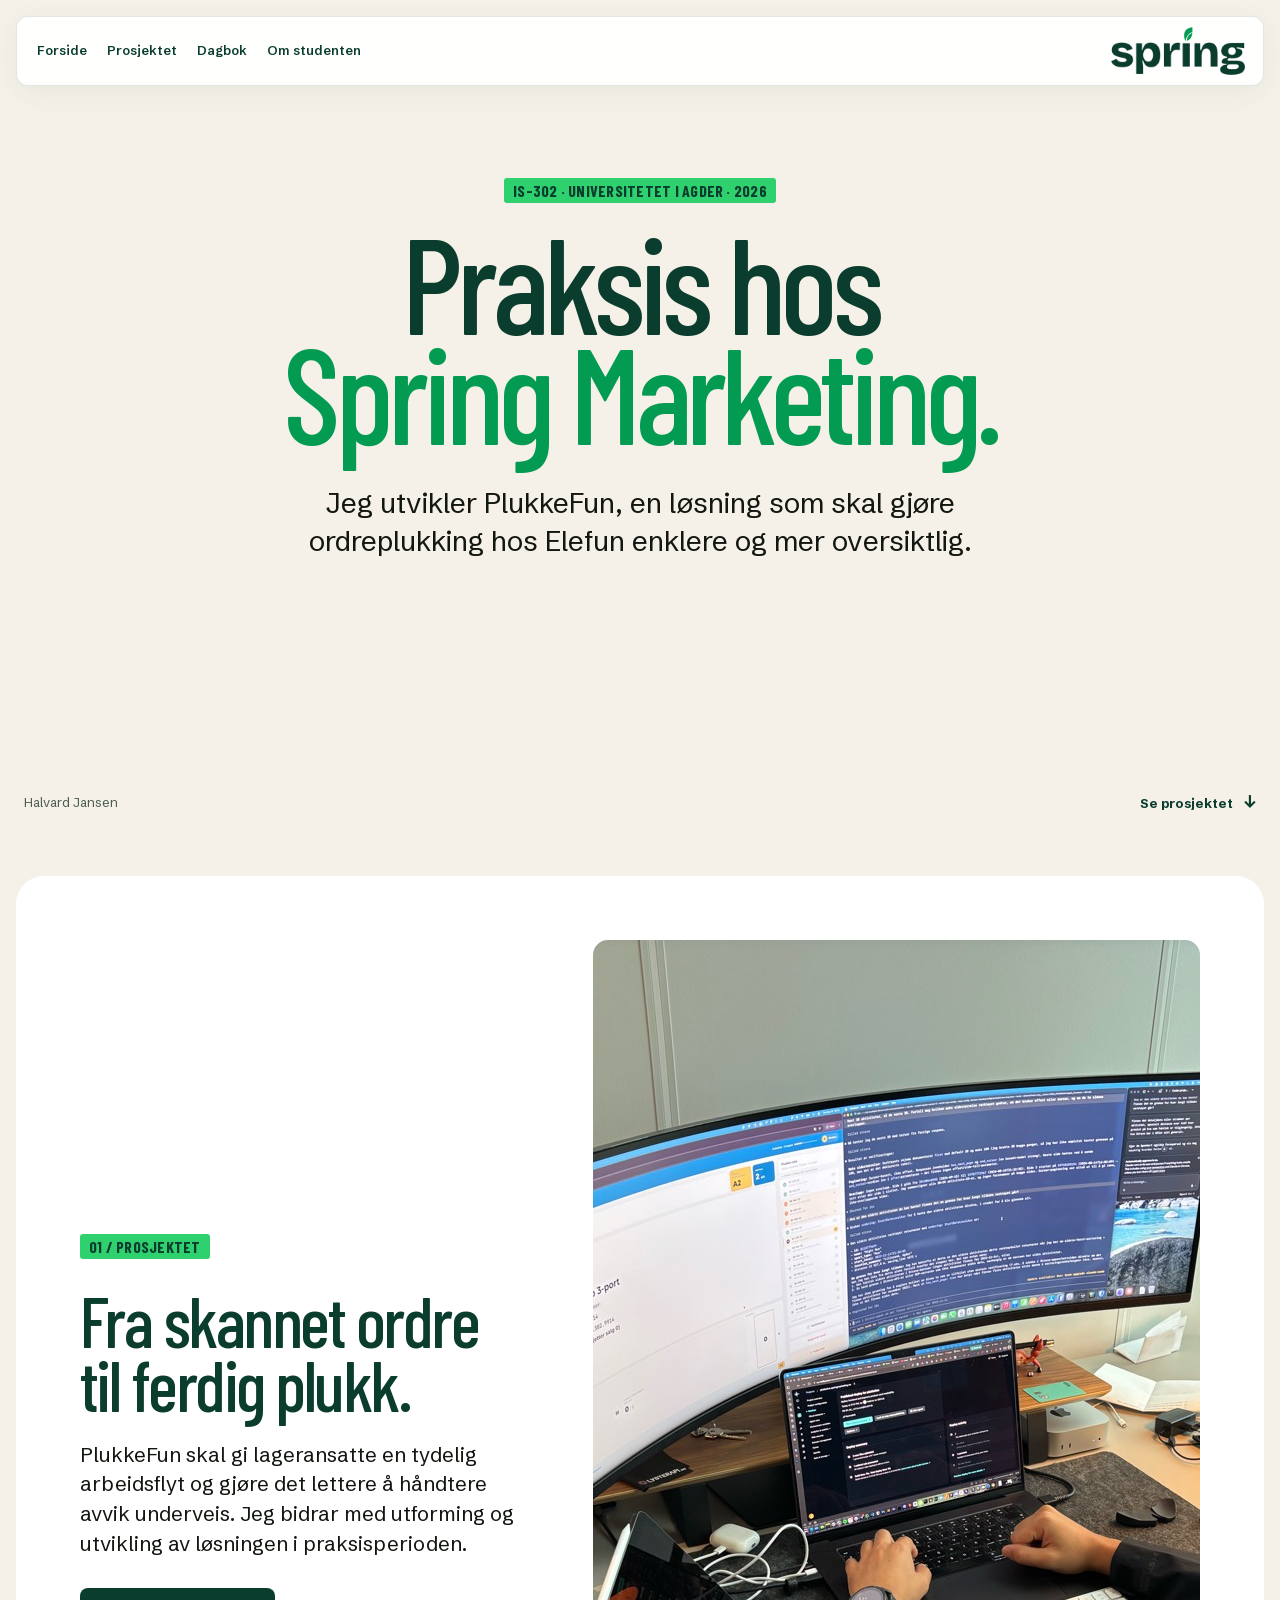
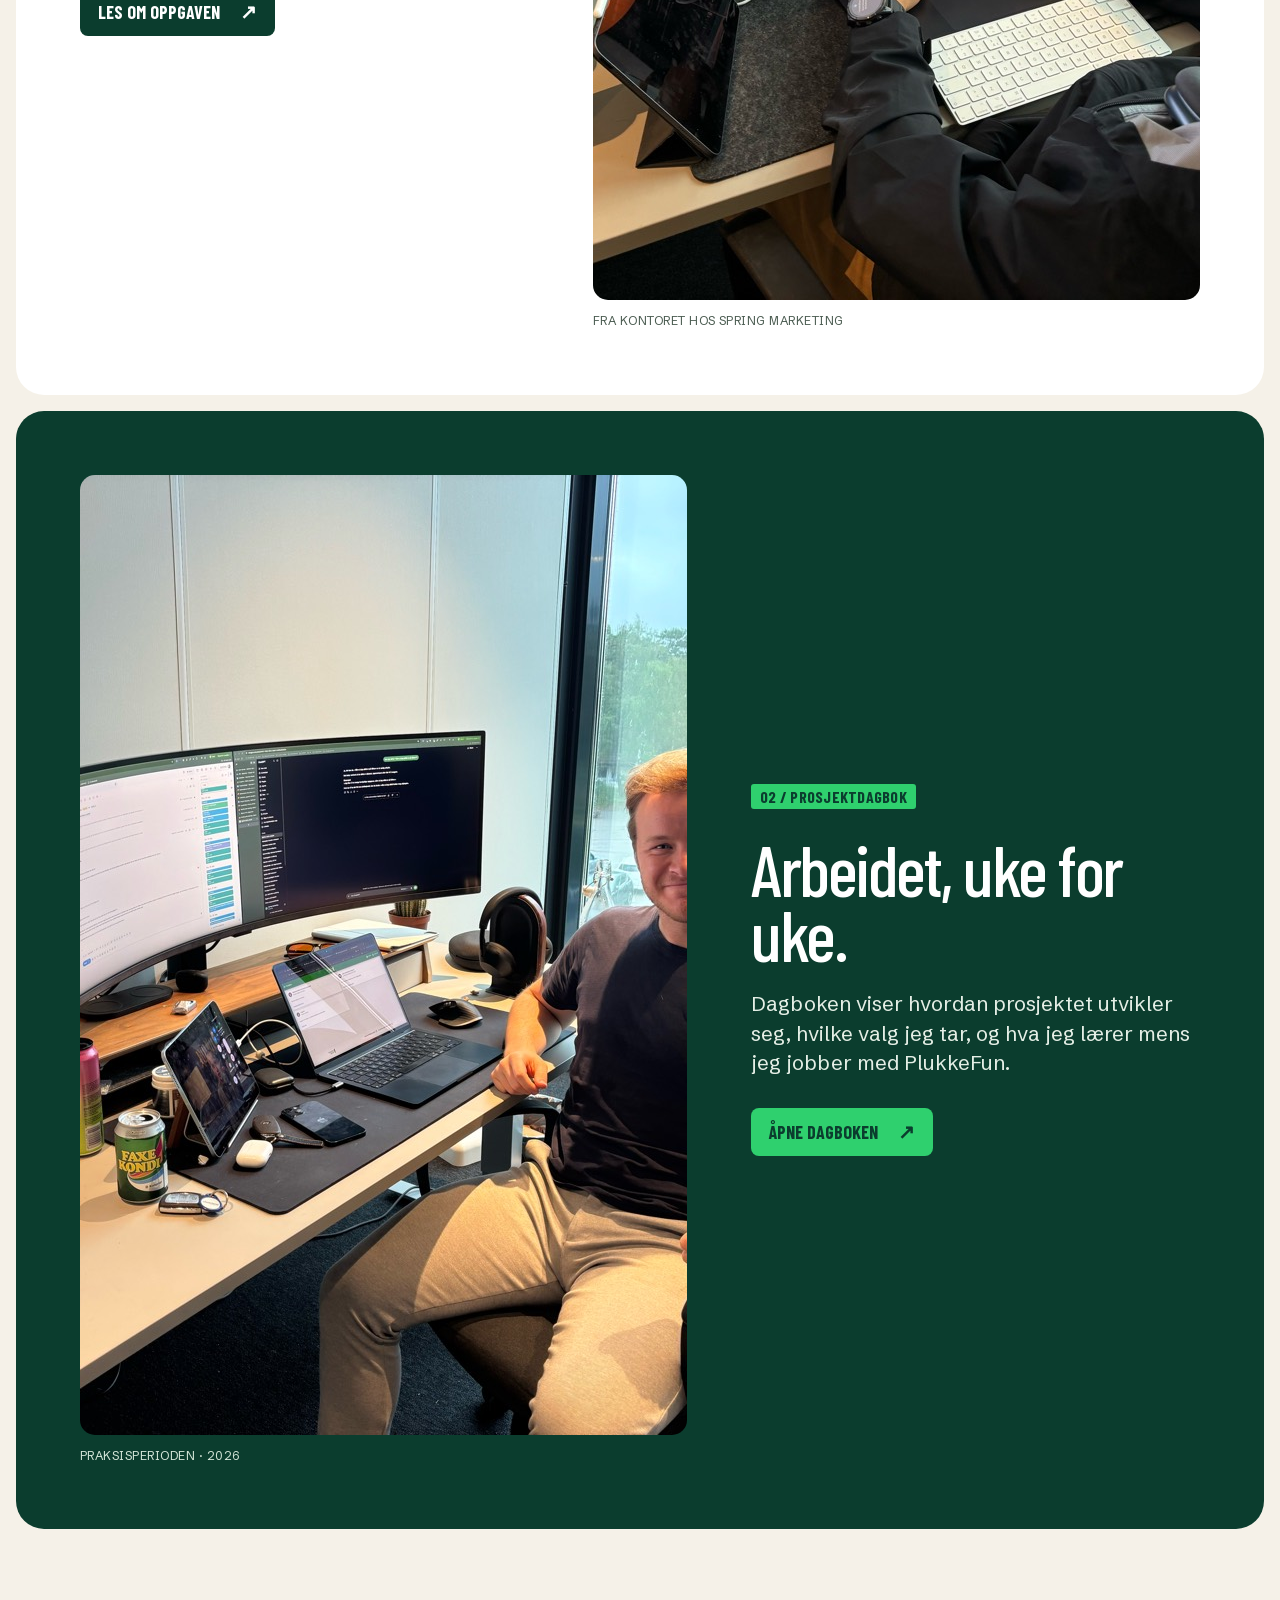
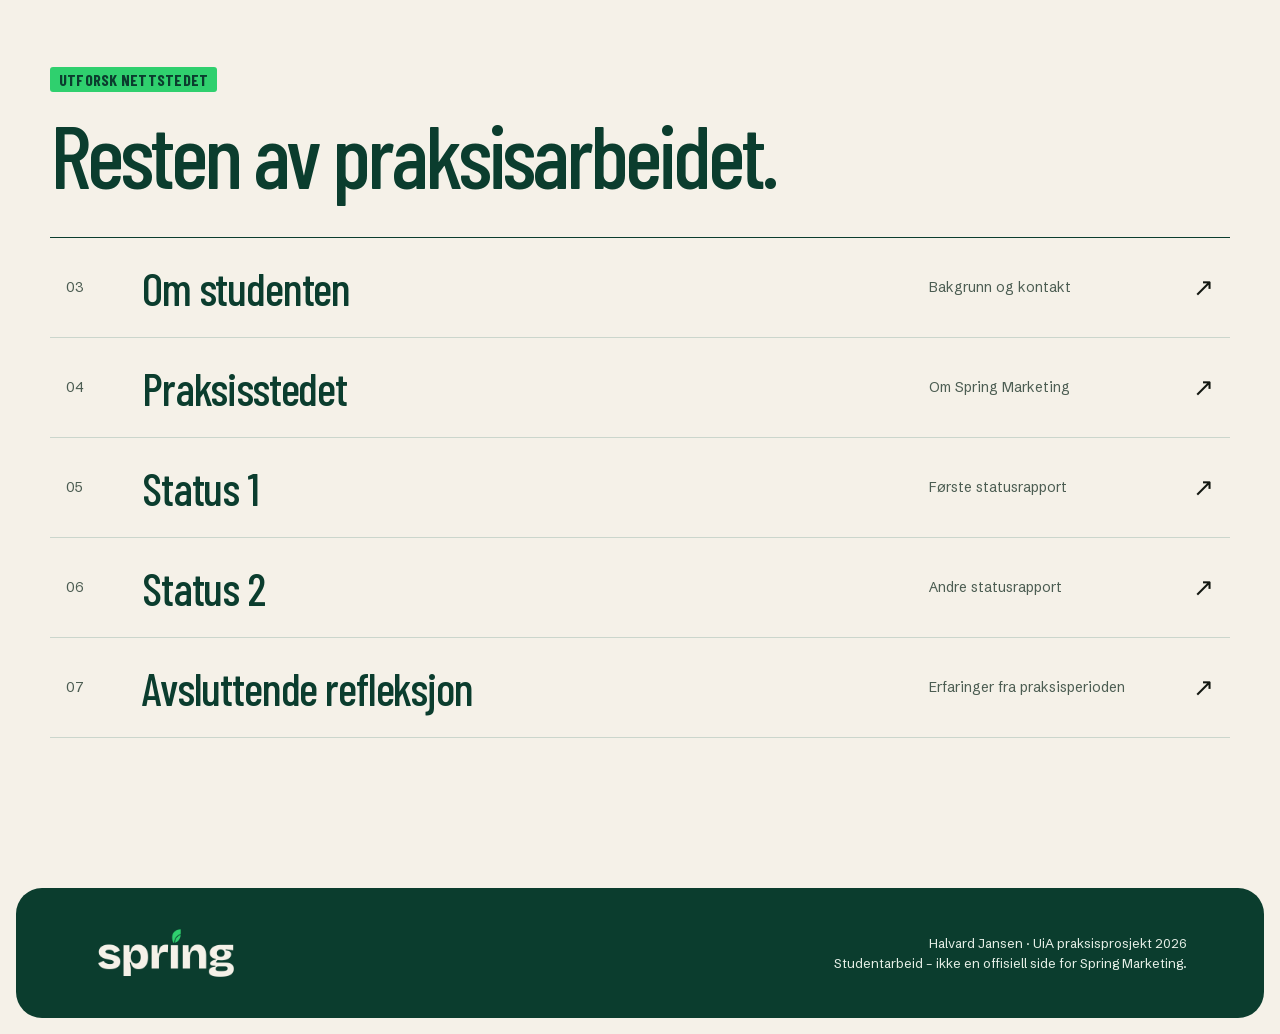
<file: index.html>
<!doctype html>
<html lang="no">
  <head>
    <meta charset="UTF-8" />
    <meta name="viewport" content="width=device-width, initial-scale=1.0" />
    <meta
      name="description"
      content="Praksis hos Spring Marketing – Halvard Jansens arbeid med PlukkeFun for Elefun gjennom IS-302 ved Universitetet i Agder."
    />
    <meta name="theme-color" content="#f5f1e8" />
    <meta property="og:type" content="website" />
    <meta property="og:locale" content="nb_NO" />
    <meta property="og:title" content="Praksis hos Spring Marketing" />
    <meta
      property="og:description"
      content="Halvard Jansen dokumenterer arbeidet med PlukkeFun for Elefun."
    />
    <meta
      property="og:image"
      content="https://haldvar.github.io/assets/og-spring.png"
    />
    <meta name="twitter:card" content="summary_large_image" />
    <meta name="twitter:title" content="Praksis hos Spring Marketing" />
    <meta
      name="twitter:description"
      content="Halvard Jansen dokumenterer arbeidet med PlukkeFun for Elefun."
    />
    <meta
      name="twitter:image"
      content="https://haldvar.github.io/assets/og-spring.png"
    />
    <link rel="icon" href="assets/favicon.svg" type="image/svg+xml" />
    <link
      rel="preload"
      href="assets/barlow-condensed-600.woff2"
      as="font"
      type="font/woff2"
      crossorigin
    />
    <link rel="stylesheet" href="styles.css" />
    <title>Praksis hos Spring Marketing</title>
  </head>
  <body class="home-page">
    <a class="skip-link" href="#innhold">Hopp til innhold</a>

    <header class="site-header">
      <a class="brand" href="#topp" aria-label="Spring Marketing – til toppen">
        <img src="assets/spring-logo-primary.png" alt="Spring Marketing" width="776" height="312" />
      </a>
      <nav class="header-actions" aria-label="Hovednavigasjon">
        <a href="#topp">Forside</a>
        <a href="oppgavebeskrivelse.html">Prosjektet</a>
        <a href="prosjektdagbok.html">Dagbok</a>
        <a href="om-meg.html">Om studenten</a>
      </nav>
    </header>

    <main id="innhold">
      <section class="intro" id="topp">
        <div class="intro-inner">
          <p class="eyebrow">IS-302 · Universitetet i Agder · 2026</p>
          <h1>Praksis hos<br /><em>Spring Marketing.</em></h1>
          <p class="intro-deck">
            Jeg utvikler PlukkeFun, en løsning som skal gjøre ordreplukking hos
            Elefun enklere og mer oversiktlig.
          </p>
          <div class="intro-meta">
            <span>Halvard Jansen</span>
            <a href="#prosjektet"
              >Se prosjektet <span aria-hidden="true">↓</span></a
            >
          </div>
        </div>
      </section>

      <section
        class="feature feature-light"
        id="prosjektet"
        aria-labelledby="prosjekt-tittel"
      >
        <div class="feature-copy">
          <p class="feature-kicker">01 / Prosjektet</p>
          <h2 id="prosjekt-tittel">Fra skannet ordre til ferdig plukk.</h2>
          <p>
            PlukkeFun skal gi lageransatte en tydelig arbeidsflyt og gjøre det
            lettere å håndtere avvik underveis. Jeg bidrar med utforming og
            utvikling av løsningen i praksisperioden.
          </p>
          <a class="button-link" href="oppgavebeskrivelse.html">
            Les om oppgaven <span aria-hidden="true">↗</span>
          </a>
        </div>
        <div class="feature-media">
          <img
            src="assets/spring-kontor-2.jpg"
            alt="Utviklingsarbeid ved en pult med flere skjermer"
            width="1280"
            height="960"
          />
          <span class="media-caption">Fra kontoret hos Spring Marketing</span>
        </div>
      </section>

      <section class="feature feature-dark" aria-labelledby="dagbok-tittel">
        <div class="feature-media">
          <img
            src="assets/spring-kontor-1.jpg"
            alt="En person ved arbeidsplassen på kontoret"
            width="1280"
            height="960"
            loading="lazy"
          />
          <span class="media-caption">Praksisperioden · 2026</span>
        </div>
        <div class="feature-copy">
          <p class="feature-kicker">02 / Prosjektdagbok</p>
          <h2 id="dagbok-tittel">Arbeidet, uke for uke.</h2>
          <p>
            Dagboken viser hvordan prosjektet utvikler seg, hvilke valg jeg tar,
            og hva jeg lærer mens jeg jobber med PlukkeFun.
          </p>
          <a class="button-link button-link-light" href="prosjektdagbok.html">
            Åpne dagboken <span aria-hidden="true">↗</span>
          </a>
        </div>
      </section>

      <section class="overview" aria-labelledby="oversikt-tittel">
        <div class="overview-inner">
          <div class="section-heading">
            <p class="eyebrow">Utforsk nettstedet</p>
            <h2 id="oversikt-tittel">Resten av praksisarbeidet.</h2>
          </div>
          <nav class="page-index" aria-label="Flere sider">
            <a href="om-meg.html">
              <span class="index-number">03</span>
              <span class="index-title">Om studenten</span>
              <span class="index-description">Bakgrunn og kontakt</span>
              <span class="index-arrow" aria-hidden="true">↗</span>
            </a>
            <a href="praksisstedet.html">
              <span class="index-number">04</span>
              <span class="index-title">Praksisstedet</span>
              <span class="index-description">Om Spring Marketing</span>
              <span class="index-arrow" aria-hidden="true">↗</span>
            </a>
            <a href="status-1.html">
              <span class="index-number">05</span>
              <span class="index-title">Status 1</span>
              <span class="index-description">Første statusrapport</span>
              <span class="index-arrow" aria-hidden="true">↗</span>
            </a>
            <a href="status-2.html">
              <span class="index-number">06</span>
              <span class="index-title">Status 2</span>
              <span class="index-description">Andre statusrapport</span>
              <span class="index-arrow" aria-hidden="true">↗</span>
            </a>
            <a href="avsluttende-refleksjon.html">
              <span class="index-number">07</span>
              <span class="index-title">Avsluttende refleksjon</span>
              <span class="index-description">Erfaringer fra praksisperioden</span>
              <span class="index-arrow" aria-hidden="true">↗</span>
            </a>
          </nav>
        </div>
      </section>
    </main>

    <footer>
      <img src="assets/spring-logo-white.png" alt="Spring Marketing" width="772" height="308" />
      <div>
        <p>Halvard Jansen · UiA praksisprosjekt 2026</p>
        <p>Studentarbeid – ikke en offisiell side for Spring Marketing.</p>
      </div>
    </footer>
  </body>
</html>
</file>
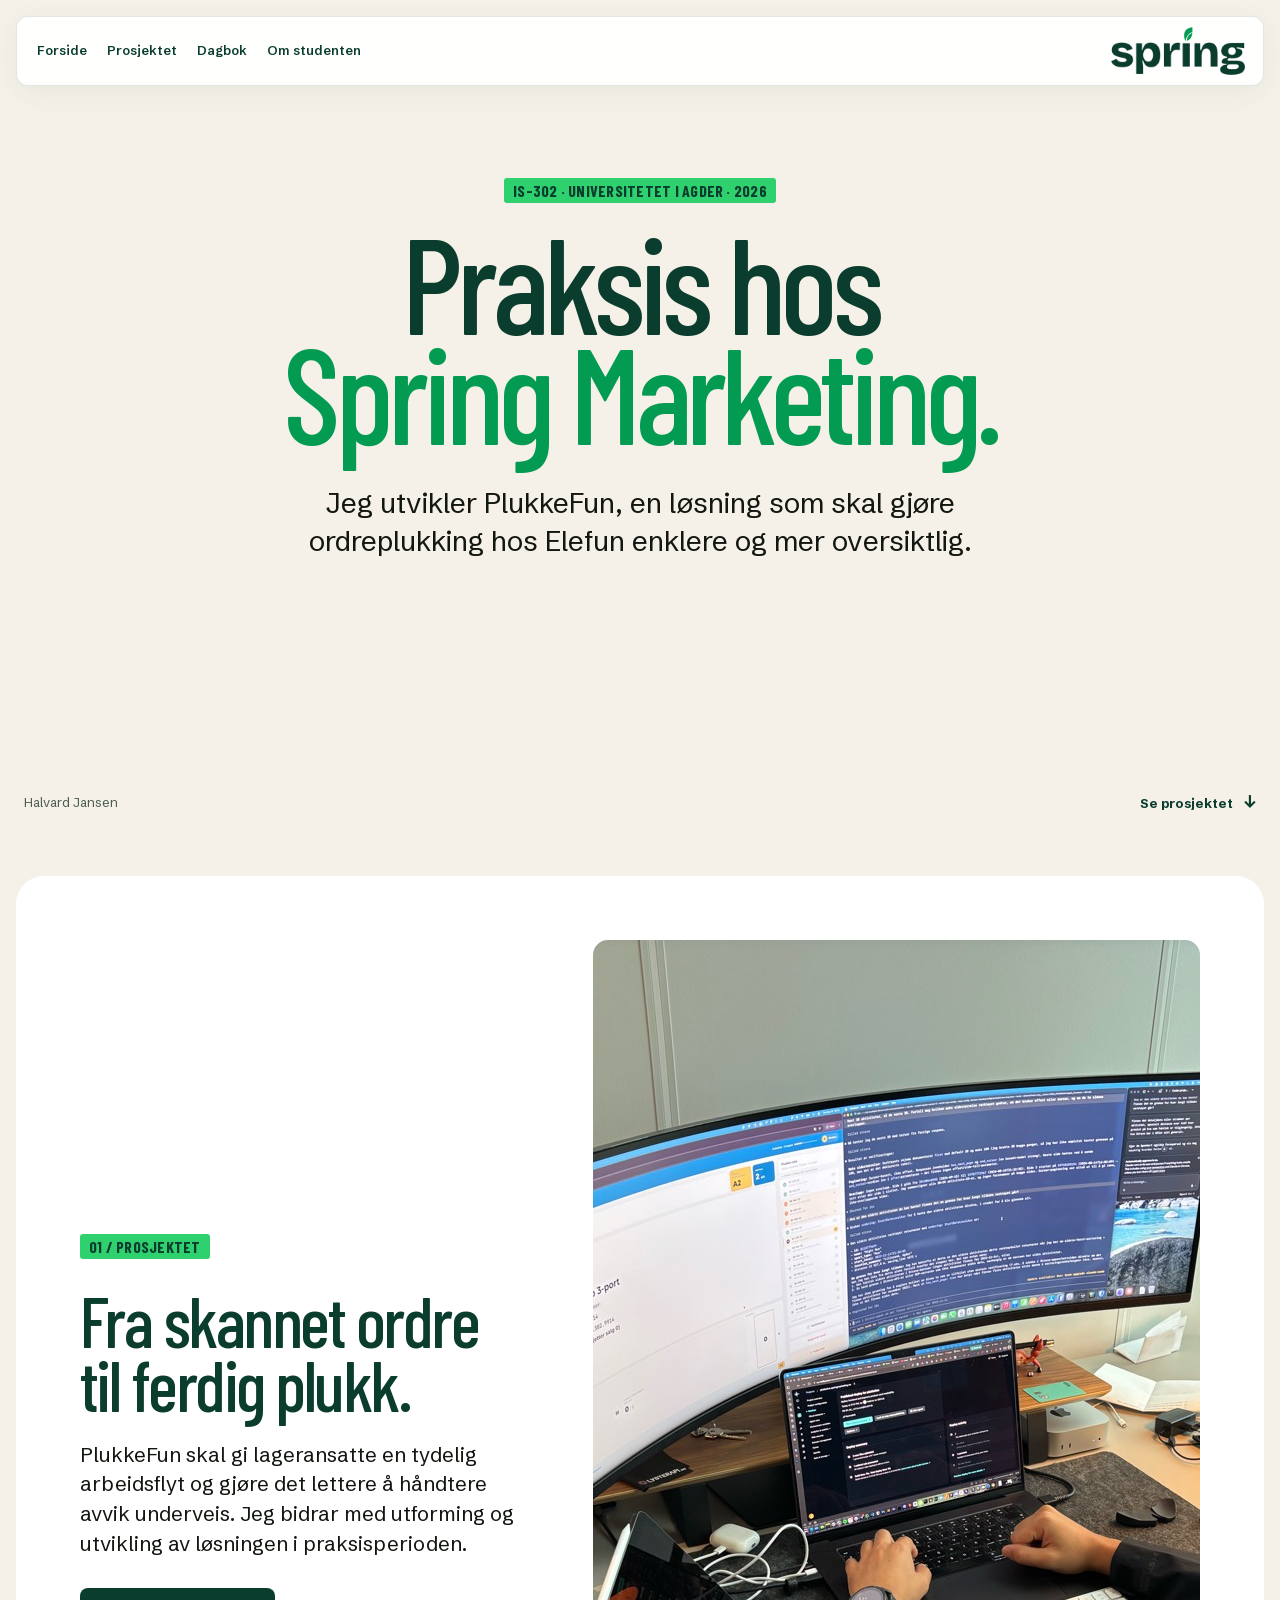
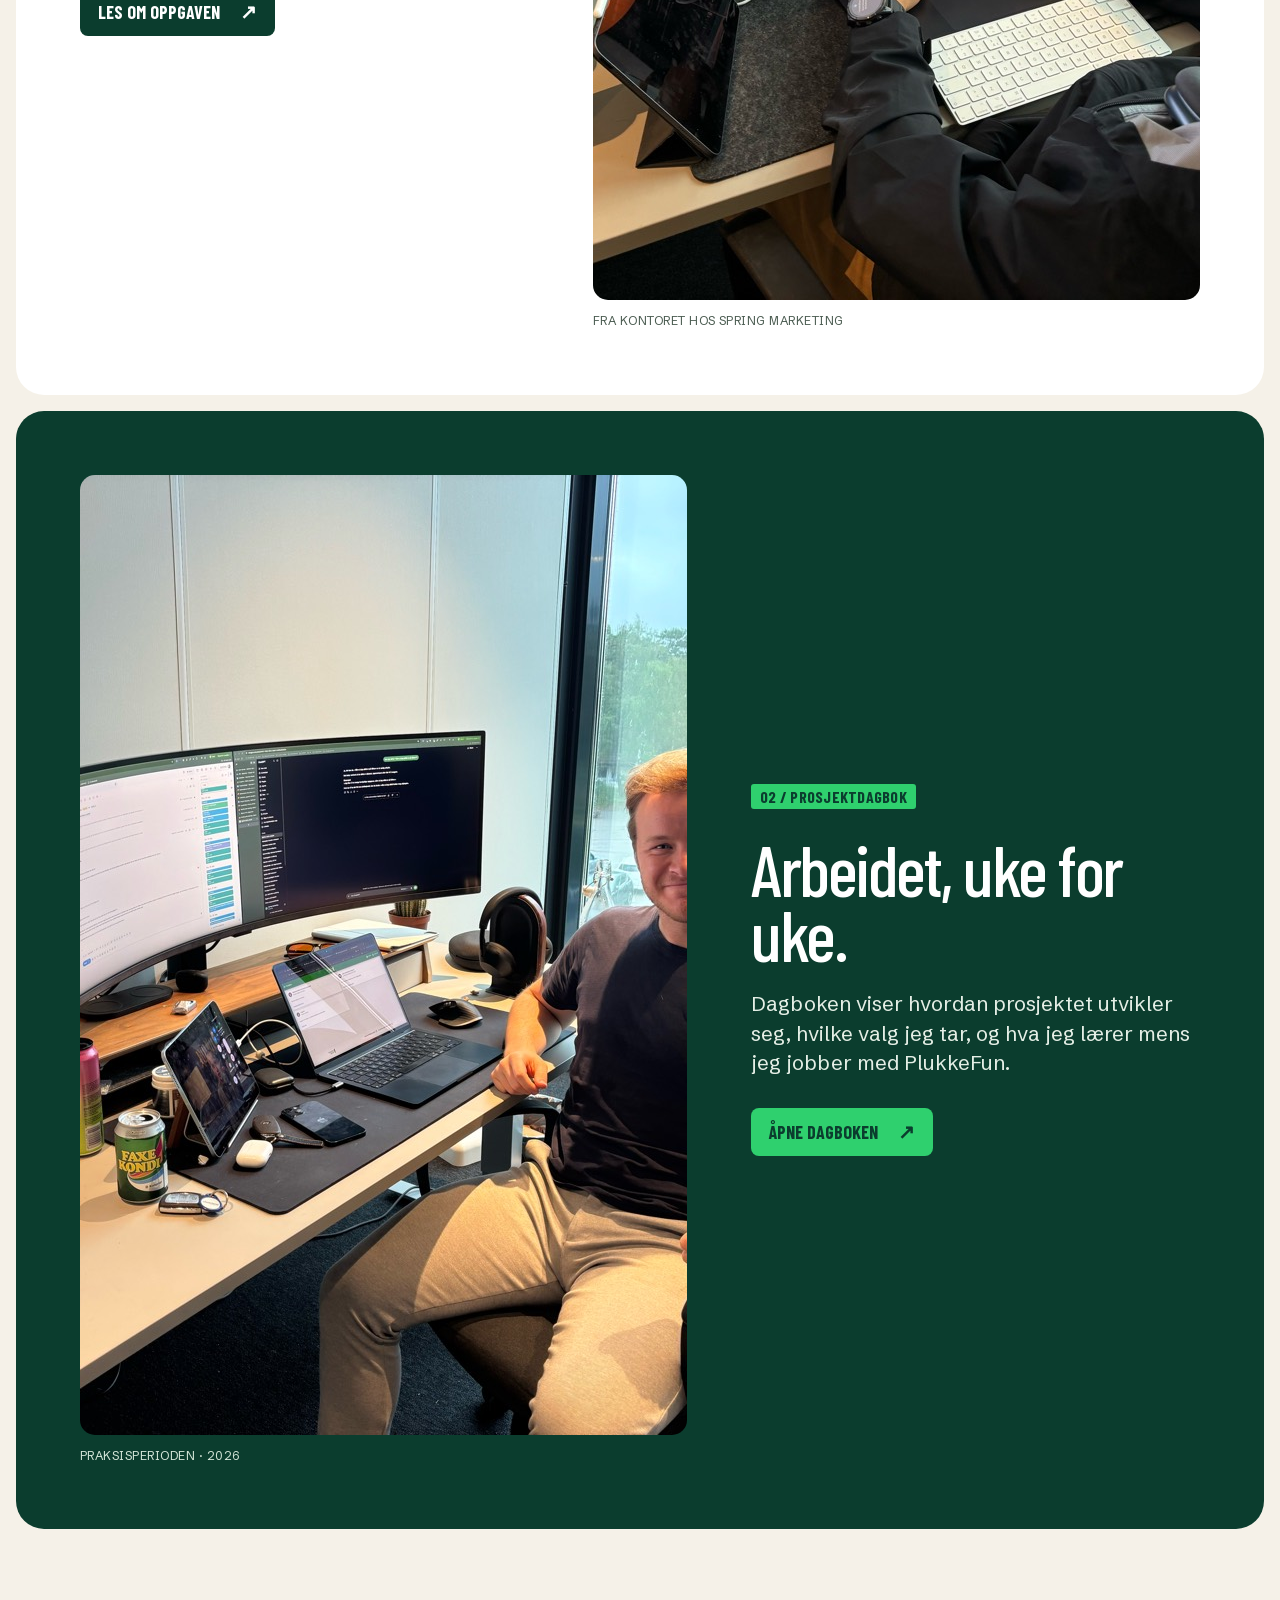
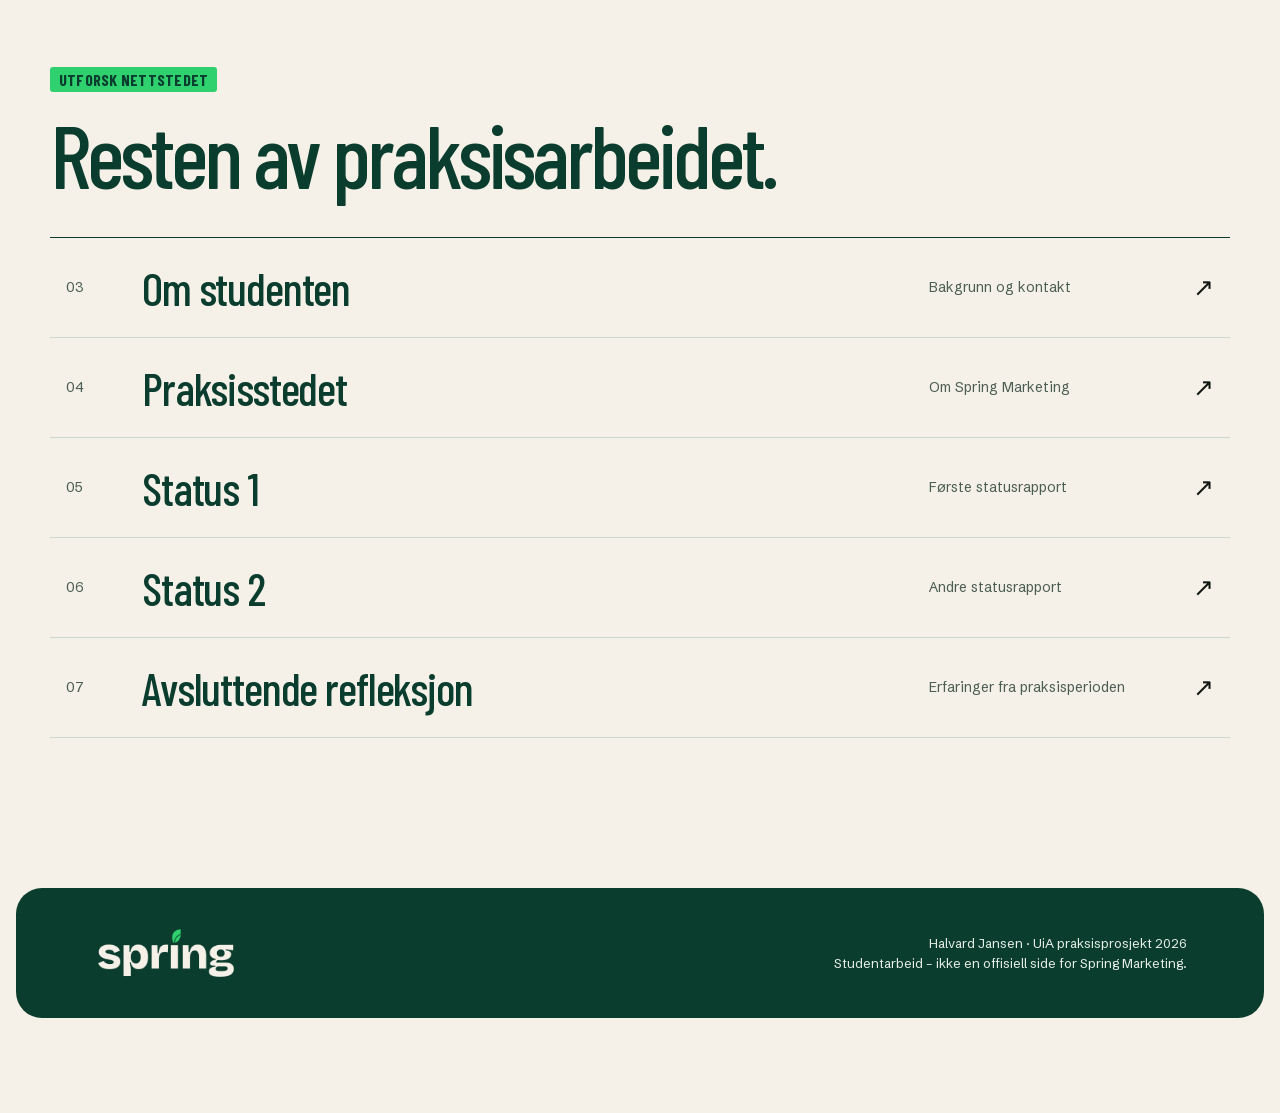
<file: praksis-elefun/index.html>
<!doctype html>
<html lang="no">
  <head>
    <meta charset="UTF-8" />
    <meta name="viewport" content="width=device-width, initial-scale=1.0" />
    <meta http-equiv="refresh" content="0; url=/" />
    <link rel="canonical" href="https://haldvar.github.io/" />
    <title>Praksis hos Spring Marketing</title>
  </head>
  <body>
    <p>Siden har flyttet til <a href="/">haldvar.github.io</a>.</p>
  </body>
</html>
</file>
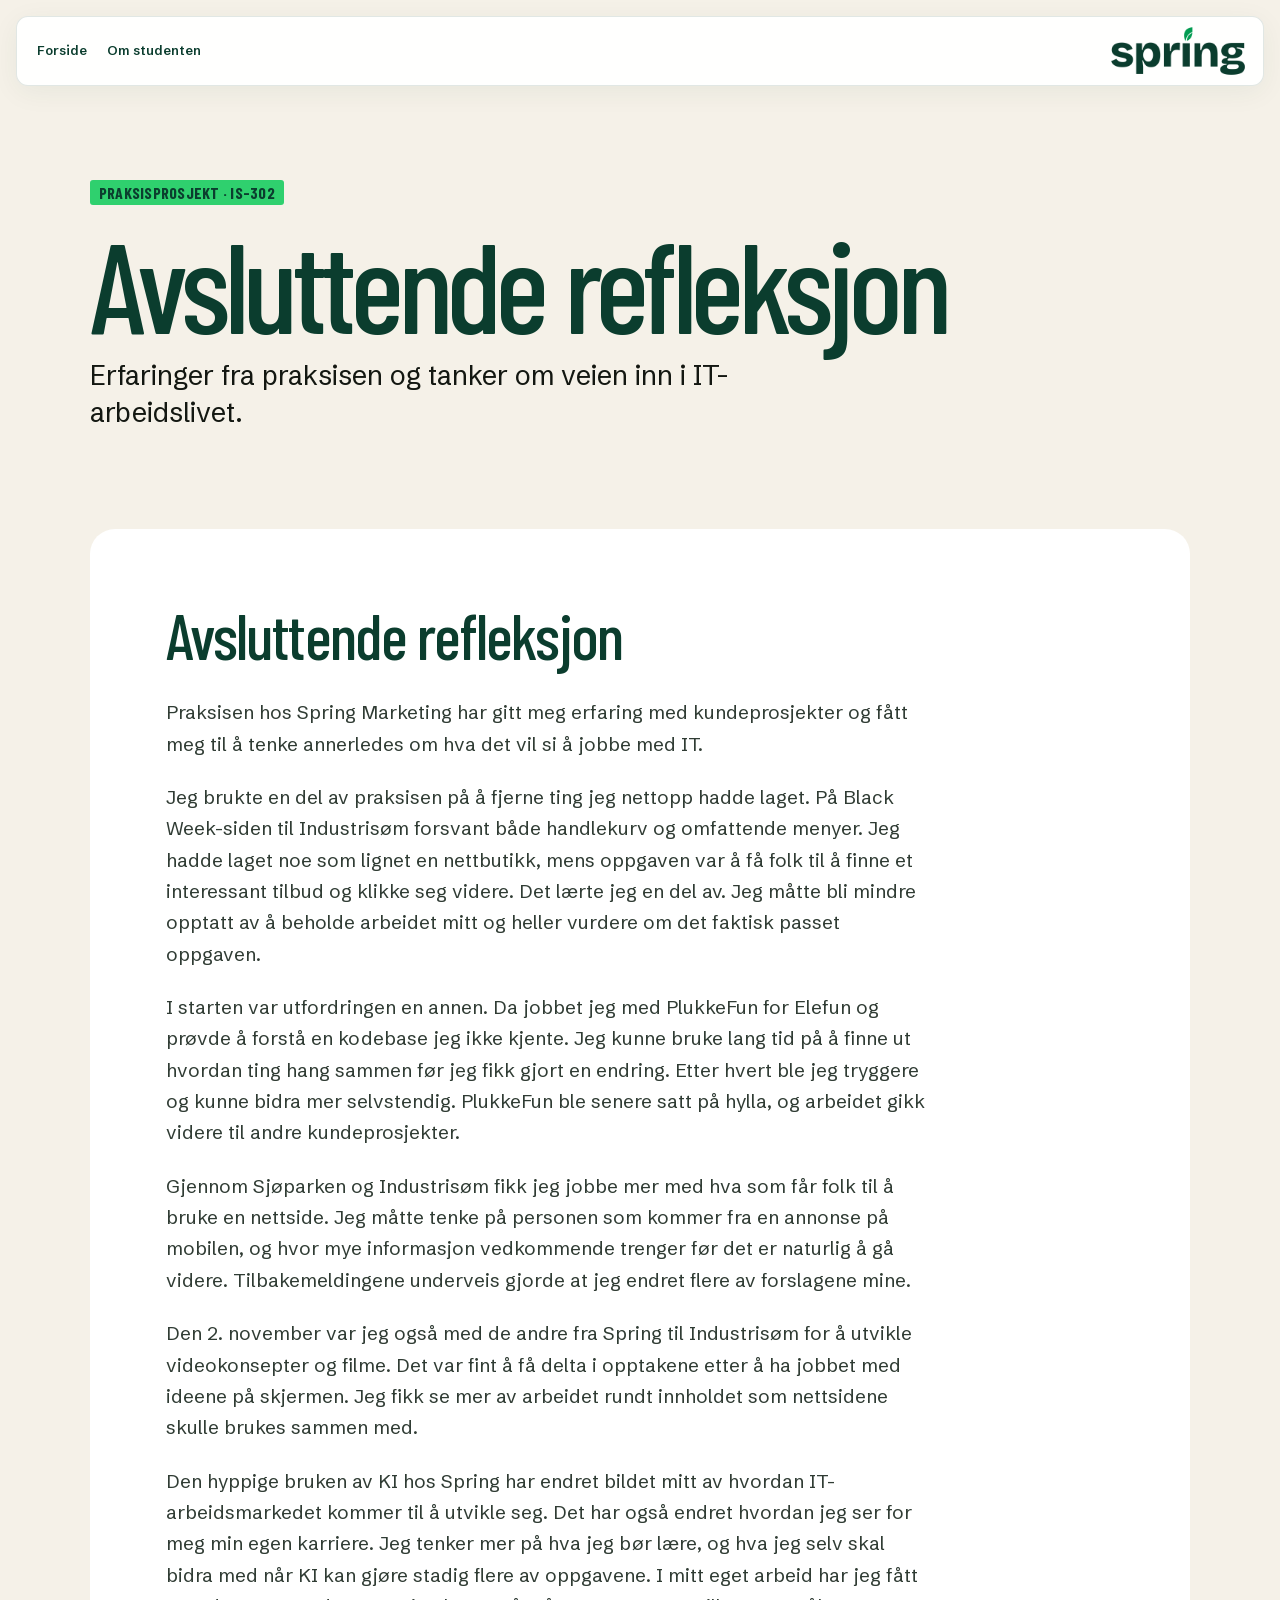
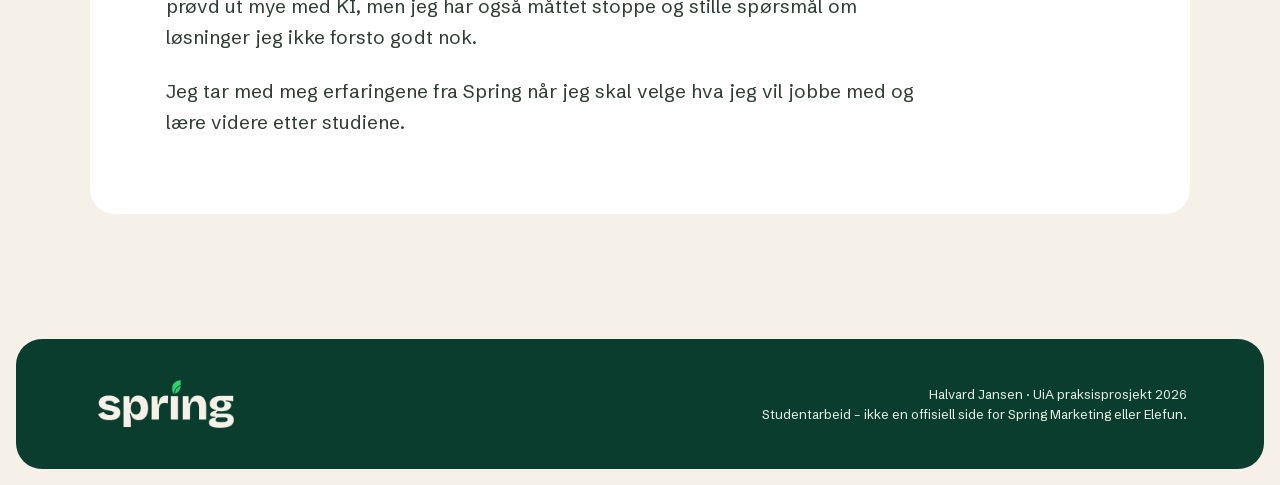
<file: avsluttende-refleksjon.html>
<!doctype html>
<html lang="no">
  <head>
    <meta charset="UTF-8" />
    <meta name="viewport" content="width=device-width, initial-scale=1.0" />
    <meta
      name="description"
      content="Erfaringer fra praksisen hos Spring Marketing og tanker om veien inn i IT-arbeidslivet."
    />
    <meta name="theme-color" content="#f5f1e8" />
    <meta
      property="og:title"
      content="Avsluttende refleksjon · Praksis hos Spring Marketing"
    />
    <meta
      property="og:description"
      content="Erfaringer fra praksisen hos Spring Marketing og tanker om veien inn i IT-arbeidslivet."
    />
    <link rel="icon" href="assets/favicon.svg" type="image/svg+xml" />
    <link rel="stylesheet" href="styles.css" />
    <title>Avsluttende refleksjon · Praksis hos Spring Marketing</title>
  </head>
  <body class="detail-page">
    <a class="skip-link" href="#innhold">Hopp til innhold</a>
    <header class="site-header">
      <a class="brand" href="index.html" aria-label="Spring Marketing – til forsiden">
        <img src="assets/spring-logo-primary.png" alt="Spring Marketing" width="776" height="312" />
      </a>
      <nav class="header-actions" aria-label="Hovednavigasjon">
        <a href="index.html">Forside</a>
        <a href="om-meg.html">Om studenten</a>
      </nav>
    </header>
    <main id="innhold">
      <section class="page-hero">
        <div class="page-shell">
          <p class="eyebrow">Praksisprosjekt · IS-302</p>
          <h1>Avsluttende refleksjon</h1>
          <p class="page-lead">
            Erfaringer fra praksisen og tanker om veien inn i IT-arbeidslivet.
          </p>
        </div>
      </section>
      <section class="page-content">
        <div class="page-shell">
          <article class="content-panel">
            <h2>Avsluttende refleksjon</h2>
            <div class="prose">
              <p>
                Praksisen hos Spring Marketing har gitt meg erfaring med
                kundeprosjekter og fått meg til å tenke annerledes om hva det
                vil si å jobbe med IT.
              </p>
              <p>
                Jeg brukte en del av praksisen på å fjerne ting jeg nettopp
                hadde laget. På Black Week-siden til Industrisøm forsvant både
                handlekurv og omfattende menyer. Jeg hadde laget noe som lignet
                en nettbutikk, mens oppgaven var å få folk til å finne et
                interessant tilbud og klikke seg videre. Det lærte jeg en del
                av. Jeg måtte bli mindre opptatt av å beholde arbeidet mitt og
                heller vurdere om det faktisk passet oppgaven.
              </p>
              <p>
                I starten var utfordringen en annen. Da jobbet jeg med
                PlukkeFun for Elefun og prøvde å forstå en kodebase jeg ikke
                kjente. Jeg kunne bruke lang tid på å finne ut hvordan ting
                hang sammen før jeg fikk gjort en endring. Etter hvert ble jeg
                tryggere og kunne bidra mer selvstendig. PlukkeFun ble senere
                satt på hylla, og arbeidet gikk videre til andre kundeprosjekter.
              </p>
              <p>
                Gjennom Sjøparken og Industrisøm fikk jeg jobbe mer med hva som
                får folk til å bruke en nettside. Jeg måtte tenke på personen
                som kommer fra en annonse på mobilen, og hvor mye informasjon
                vedkommende trenger før det er naturlig å gå videre.
                Tilbakemeldingene underveis gjorde at jeg endret flere av
                forslagene mine.
              </p>
              <p>
                Den 2. november var jeg også med de andre fra Spring til
                Industrisøm for å utvikle videokonsepter og filme. Det var fint
                å få delta i opptakene etter å ha jobbet med ideene på skjermen.
                Jeg fikk se mer av arbeidet rundt innholdet som nettsidene
                skulle brukes sammen med.
              </p>
              <p>
                Den hyppige bruken av KI hos Spring har endret bildet mitt av
                hvordan IT-arbeidsmarkedet kommer til å utvikle seg. Det har
                også endret hvordan jeg ser for meg min egen karriere. Jeg
                tenker mer på hva jeg bør lære, og hva jeg selv skal bidra med
                når KI kan gjøre stadig flere av oppgavene. I mitt eget arbeid
                har jeg fått prøvd ut mye med KI, men jeg har også måttet stoppe
                og stille spørsmål om løsninger jeg ikke forsto godt nok.
              </p>
              <p>
                Jeg tar med meg erfaringene fra Spring når jeg skal velge hva
                jeg vil jobbe med og lære videre etter studiene.
              </p>
            </div>
          </article>
        </div>
      </section>
    </main>
    <footer>
      <img src="assets/spring-logo-white.png" alt="Spring Marketing" width="772" height="308" />
      <div>
        <p>Halvard Jansen · UiA praksisprosjekt 2026</p>
        <p>Studentarbeid – ikke en offisiell side for Spring Marketing eller Elefun.</p>
      </div>
    </footer>
  </body>
</html>
</file>
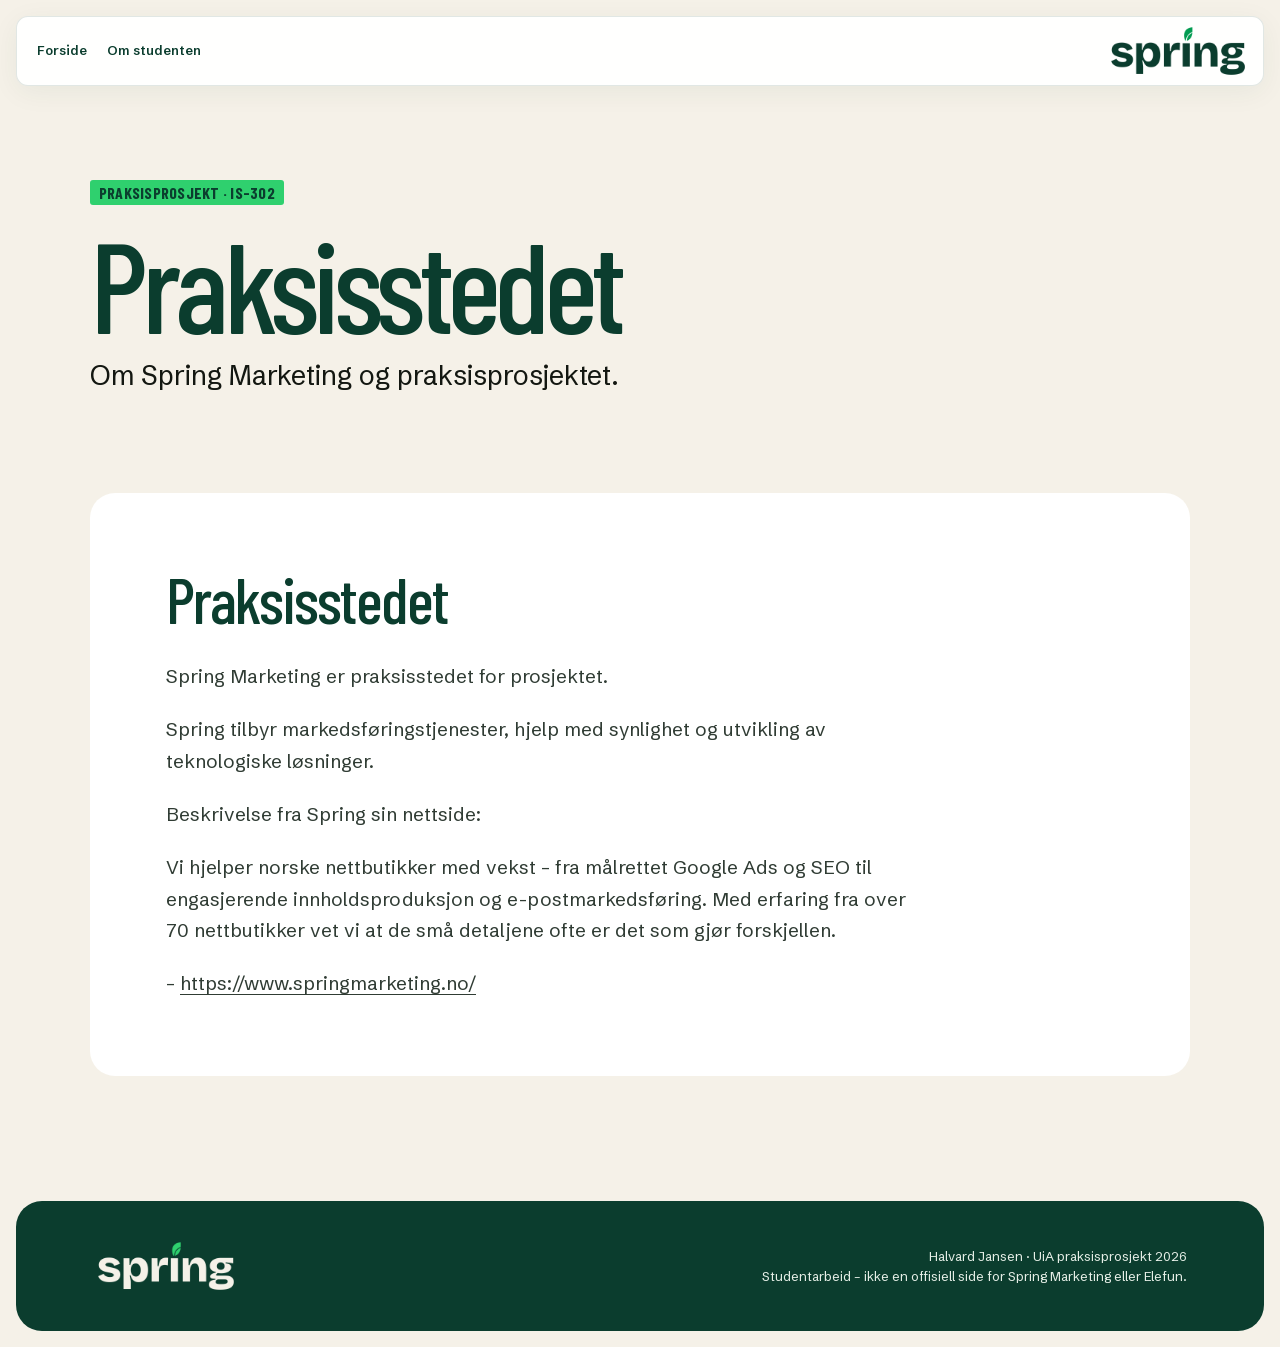
<file: om-elefun.html>
<!doctype html>
<html lang="no">
  <head>
    <meta charset="UTF-8" />
    <meta name="viewport" content="width=device-width, initial-scale=1.0" />
    <meta http-equiv="refresh" content="0; url=praksisstedet.html" />
    <link rel="canonical" href="https://haldvar.github.io/praksisstedet.html" />
    <title>Praksisstedet · Praksis hos Spring Marketing</title>
  </head>
  <body>
    <p>
      Siden har flyttet til
      <a href="praksisstedet.html">Praksisstedet</a>.
    </p>
  </body>
</html>
</file>
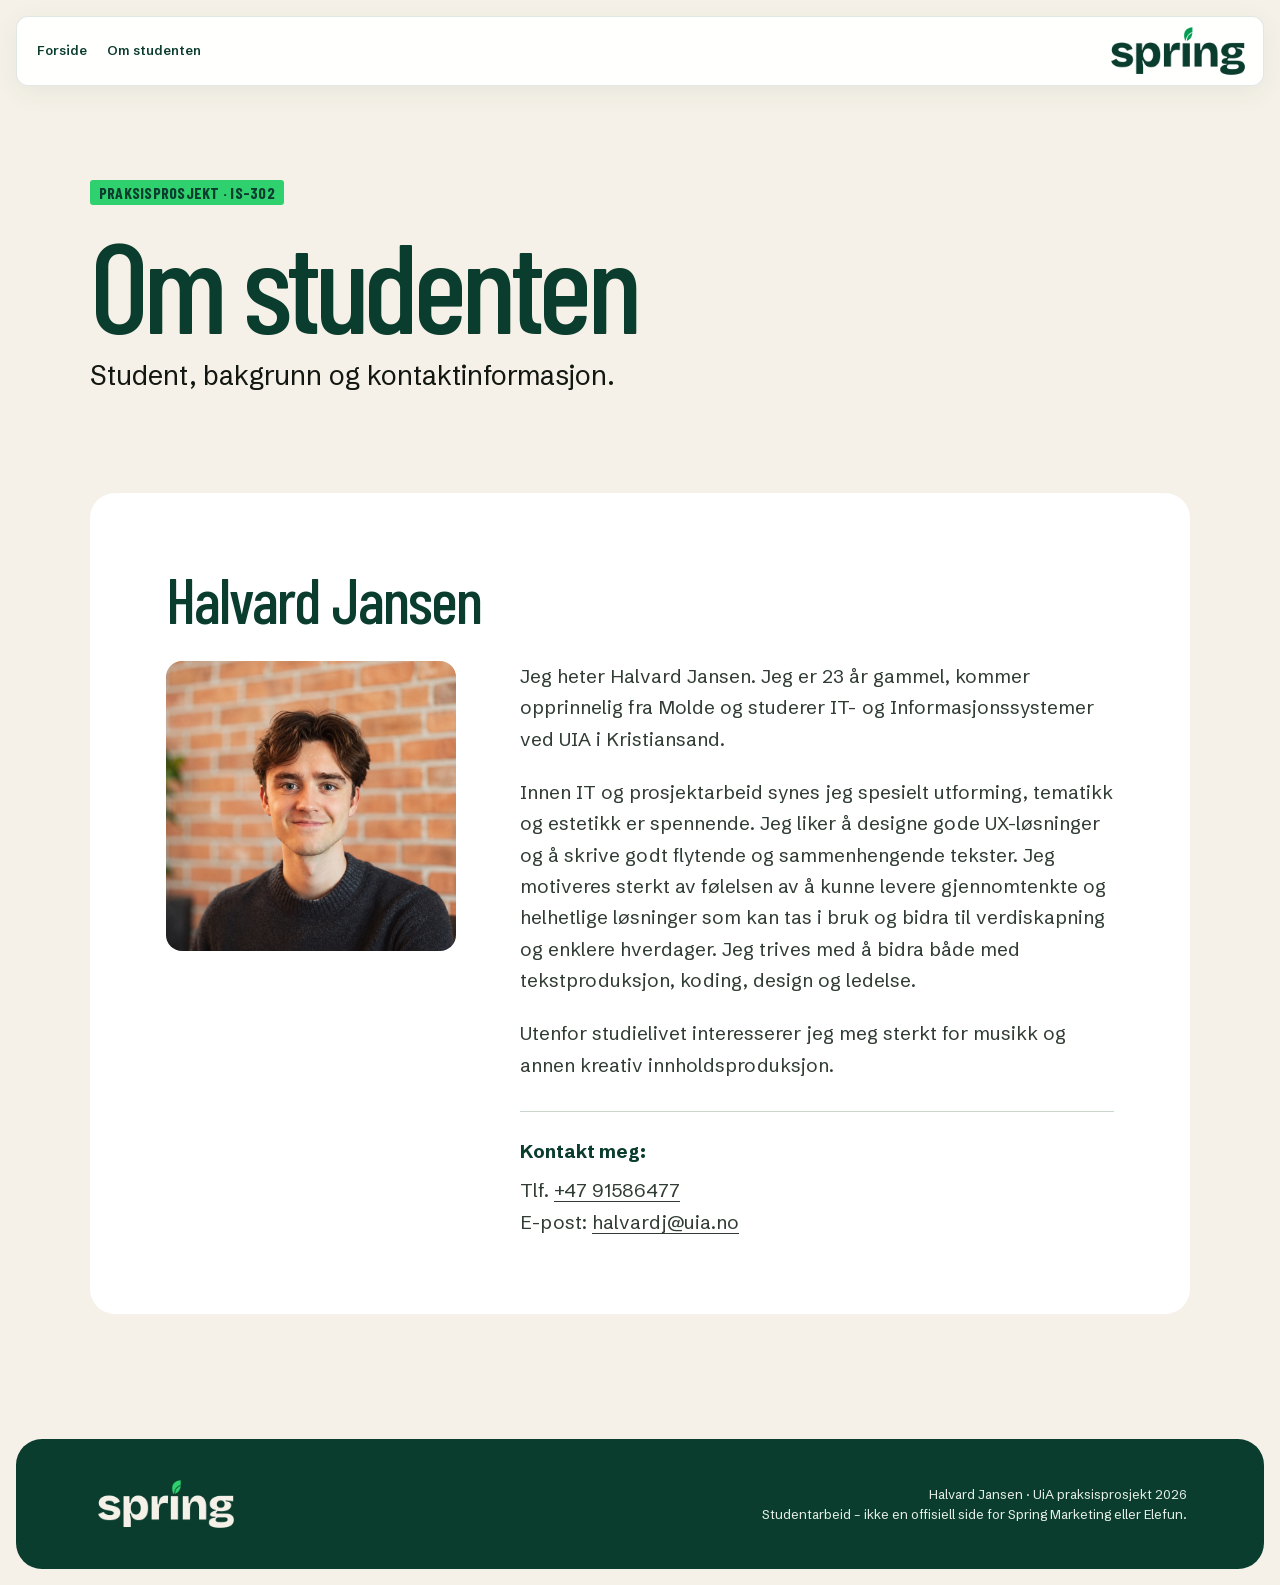
<file: om-meg.html>
<!doctype html>
<html lang="no">
  <head>
    <meta charset="UTF-8" />
    <meta name="viewport" content="width=device-width, initial-scale=1.0" />
    <meta
      name="description"
      content="Om studenten bak praksisprosjektet PlukkeFun."
    />
    <meta name="theme-color" content="#f5f1e8" />
    <meta
      property="og:title"
      content="Om studenten · Praksis hos Spring Marketing"
    />
    <meta
      property="og:description"
      content="Student og kontaktinformasjon for praksisprosjektet."
    />
    <link rel="icon" href="assets/favicon.svg" type="image/svg+xml" />
    <link rel="stylesheet" href="styles.css" />
    <title>Om studenten · Praksis hos Spring Marketing</title>
  </head>
  <body class="detail-page">
    <a class="skip-link" href="#innhold">Hopp til innhold</a>
    <header class="site-header">
      <a class="brand" href="index.html" aria-label="Spring Marketing – til forsiden">
        <img src="assets/spring-logo-primary.png" alt="Spring Marketing" width="776" height="312" />
      </a>
      <nav class="header-actions" aria-label="Hovednavigasjon">
        <a href="index.html">Forside</a>
        <a href="om-meg.html" aria-current="page">Om studenten</a>
      </nav>
    </header>
    <main id="innhold">
      <section class="page-hero">
        <div class="page-shell">
          <p class="eyebrow">Praksisprosjekt · IS-302</p>
          <h1>Om studenten</h1>
          <p class="page-lead">Student, bakgrunn og kontaktinformasjon.</p>
        </div>
      </section>
      <section class="page-content">
        <div class="page-shell">
          <article class="content-panel">
            <h2>Halvard Jansen</h2>
            <div class="profile-layout">
              <figure class="profile-photo">
                <img
                  src="assets/halvard-jansen.jpg"
                  alt="Portrett av Halvard Jansen"
                  width="900"
                  height="900"
                  decoding="async"
                />
              </figure>
              <div class="prose profile-copy">
                <p>
                  Jeg heter Halvard Jansen. Jeg er 23 år gammel, kommer
                  opprinnelig fra Molde og studerer IT- og Informasjonssystemer
                  ved UIA i Kristiansand.
                </p>
                <p>
                  Innen IT og prosjektarbeid synes jeg spesielt utforming,
                  tematikk og estetikk er spennende. Jeg liker å designe gode
                  UX-løsninger og å skrive godt flytende og sammenhengende
                  tekster. Jeg motiveres sterkt av følelsen av å kunne levere
                  gjennomtenkte og helhetlige løsninger som kan tas i bruk og
                  bidra til verdiskapning og enklere hverdager. Jeg trives med å
                  bidra både med tekstproduksjon, koding, design og ledelse.
                </p>
                <p>
                  Utenfor studielivet interesserer jeg meg sterkt for musikk og
                  annen kreativ innholdsproduksjon.
                </p>
                <div class="profile-contact">
                  <p>Kontakt meg:</p>
                  <p>
                    Tlf. <a href="tel:+4791586477">+47 91586477</a><br />
                    E-post:
                    <a href="mailto:halvardj@uia.no">halvardj@uia.no</a>
                  </p>
                </div>
              </div>
            </div>
          </article>
        </div>
      </section>
    </main>
    <footer>
      <img src="assets/spring-logo-white.png" alt="Spring Marketing" width="772" height="308" />
      <div>
        <p>Halvard Jansen · UiA praksisprosjekt 2026</p>
        <p>Studentarbeid – ikke en offisiell side for Spring Marketing eller Elefun.</p>
      </div>
    </footer>
  </body>
</html>
</file>
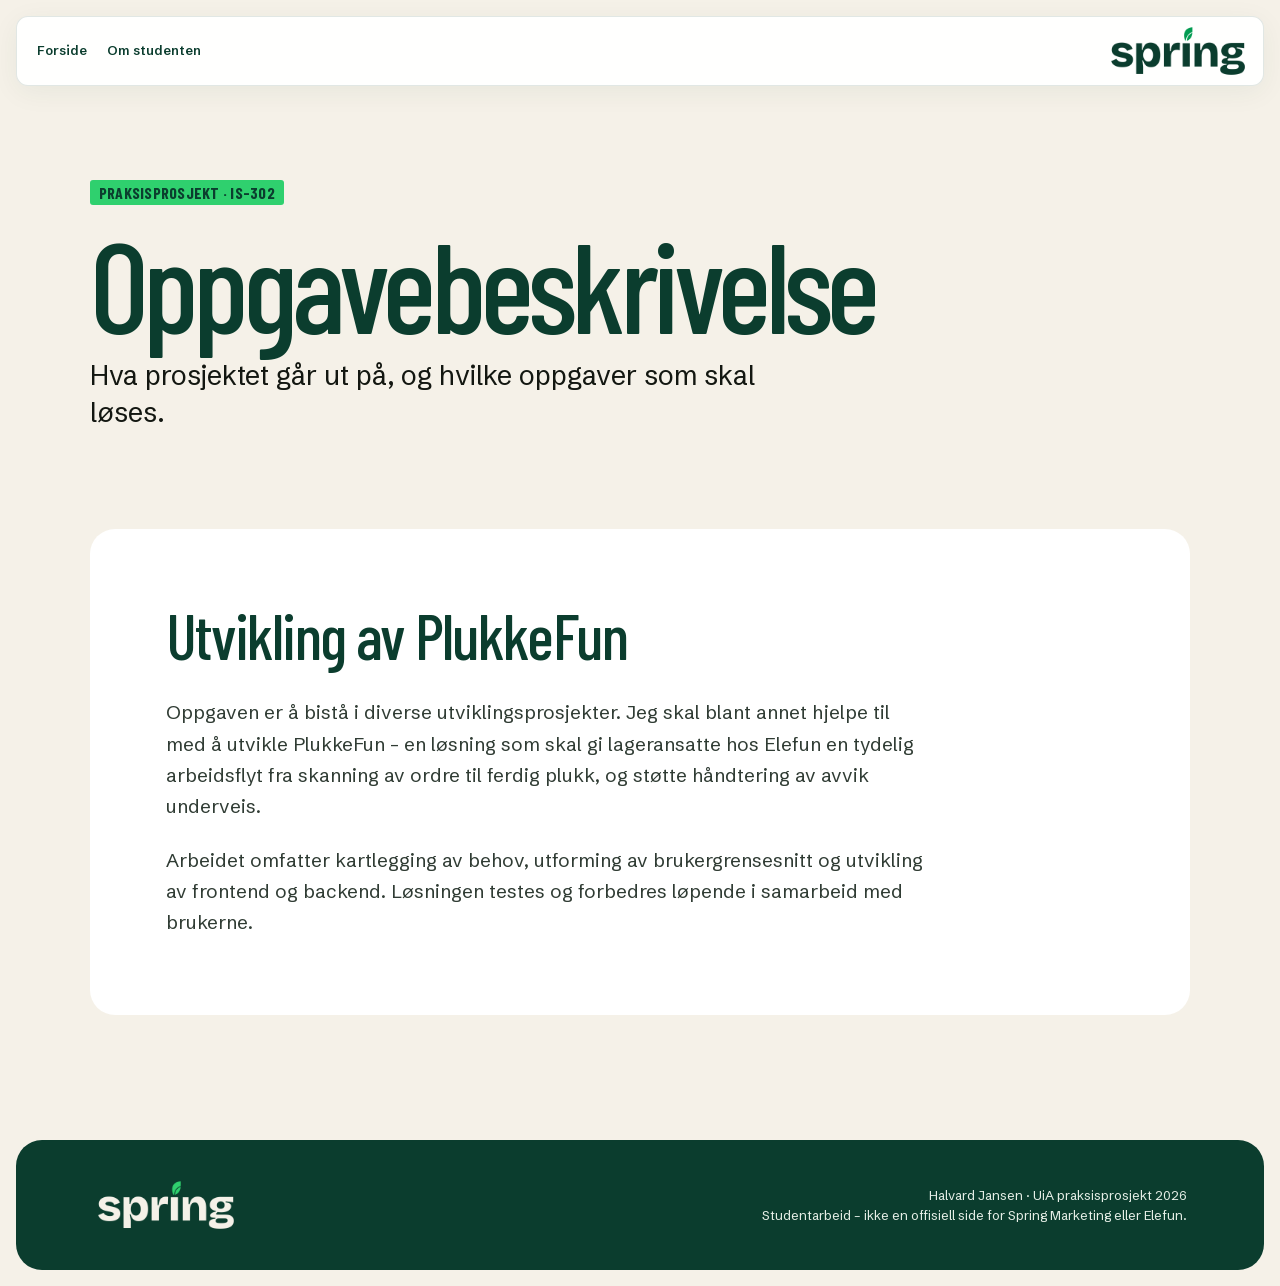
<file: oppgavebeskrivelse.html>
<!doctype html>
<html lang="no">
  <head>
    <meta charset="UTF-8" />
    <meta name="viewport" content="width=device-width, initial-scale=1.0" />
    <meta
      name="description"
      content="Oppgavebeskrivelse for praksisprosjektet PlukkeFun hos Elefun."
    />
    <meta name="theme-color" content="#f5f1e8" />
    <meta
      property="og:title"
      content="Oppgavebeskrivelse · Praksis hos Spring Marketing"
    />
    <meta
      property="og:description"
      content="Hva praksisprosjektet PlukkeFun går ut på."
    />
    <link rel="icon" href="assets/favicon.svg" type="image/svg+xml" />
    <link rel="stylesheet" href="styles.css" />
    <title>Oppgavebeskrivelse · Praksis hos Spring Marketing</title>
  </head>
  <body class="detail-page">
    <a class="skip-link" href="#innhold">Hopp til innhold</a>
    <header class="site-header">
      <a class="brand" href="index.html" aria-label="Spring Marketing – til forsiden">
        <img src="assets/spring-logo-primary.png" alt="Spring Marketing" width="776" height="312" />
      </a>
      <nav class="header-actions" aria-label="Hovednavigasjon">
        <a href="index.html">Forside</a>
        <a href="om-meg.html">Om studenten</a>
      </nav>
    </header>
    <main id="innhold">
      <section class="page-hero">
        <div class="page-shell">
          <p class="eyebrow">Praksisprosjekt · IS-302</p>
          <h1>Oppgavebeskrivelse</h1>
          <p class="page-lead">
            Hva prosjektet går ut på, og hvilke oppgaver som skal løses.
          </p>
        </div>
      </section>
      <section class="page-content">
        <div class="page-shell">
          <article class="content-panel">
            <h2>Utvikling av PlukkeFun</h2>
            <div class="prose">
              <p>
                Oppgaven er å bistå i diverse utviklingsprosjekter. Jeg skal
                blant annet hjelpe til med å utvikle PlukkeFun – en løsning som
                skal gi lageransatte hos Elefun en tydelig arbeidsflyt fra
                skanning av ordre til ferdig plukk, og støtte håndtering av
                avvik underveis.
              </p>
              <p>
                Arbeidet omfatter kartlegging av behov, utforming av
                brukergrensesnitt og utvikling av frontend og backend. Løsningen
                testes og forbedres løpende i samarbeid med brukerne.
              </p>
            </div>
          </article>
        </div>
      </section>
    </main>
    <footer>
      <img src="assets/spring-logo-white.png" alt="Spring Marketing" width="772" height="308" />
      <div>
        <p>Halvard Jansen · UiA praksisprosjekt 2026</p>
        <p>Studentarbeid – ikke en offisiell side for Spring Marketing eller Elefun.</p>
      </div>
    </footer>
  </body>
</html>
</file>
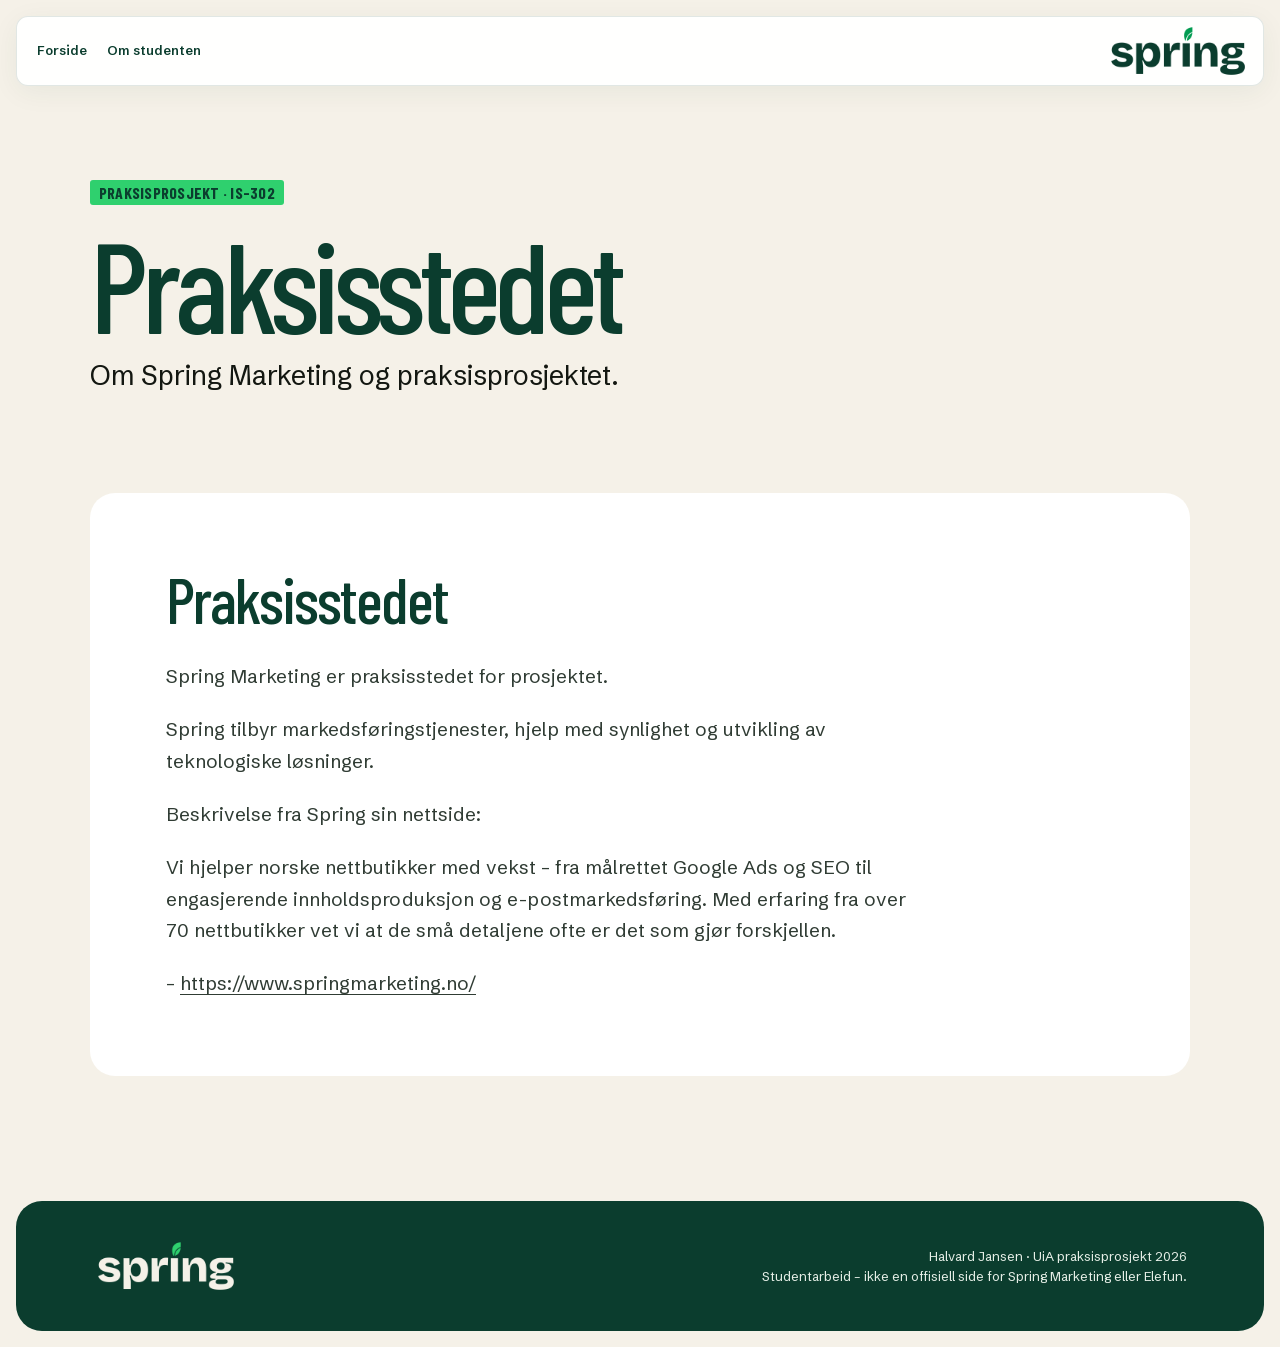
<file: praksisstedet.html>
<!doctype html>
<html lang="no">
  <head>
    <meta charset="UTF-8" />
    <meta name="viewport" content="width=device-width, initial-scale=1.0" />
    <meta name="description" content="Om praksisstedet Spring Marketing." />
    <meta name="theme-color" content="#f5f1e8" />
    <meta
      property="og:title"
      content="Praksisstedet · Praksis hos Spring Marketing"
    />
    <meta
      property="og:description"
      content="Om Spring Marketing og praksisprosjektet PlukkeFun."
    />
    <link rel="icon" href="assets/favicon.svg" type="image/svg+xml" />
    <link rel="stylesheet" href="styles.css" />
    <title>Praksisstedet · Praksis hos Spring Marketing</title>
  </head>
  <body class="detail-page">
    <a class="skip-link" href="#innhold">Hopp til innhold</a>
    <header class="site-header">
      <a class="brand" href="index.html" aria-label="Spring Marketing – til forsiden">
        <img src="assets/spring-logo-primary.png" alt="Spring Marketing" width="776" height="312" />
      </a>
      <nav class="header-actions" aria-label="Hovednavigasjon">
        <a href="index.html">Forside</a>
        <a href="om-meg.html">Om studenten</a>
      </nav>
    </header>
    <main id="innhold">
      <section class="page-hero">
        <div class="page-shell">
          <p class="eyebrow">Praksisprosjekt · IS-302</p>
          <h1>Praksisstedet</h1>
          <p class="page-lead">Om Spring Marketing og praksisprosjektet.</p>
        </div>
      </section>
      <section class="page-content">
        <div class="page-shell">
          <article class="content-panel">
            <h2>Praksisstedet</h2>
            <div class="prose">
              <p>Spring Marketing er praksisstedet for prosjektet.</p>
              <p>
                Spring tilbyr markedsføringstjenester, hjelp med synlighet og
                utvikling av teknologiske løsninger.
              </p>
              <p>Beskrivelse fra Spring sin nettside:</p>
              <p>
                Vi hjelper norske nettbutikker med vekst – fra målrettet Google
                Ads og SEO til engasjerende innholdsproduksjon og
                e-postmarkedsføring. Med erfaring fra over 70 nettbutikker vet
                vi at de små detaljene ofte er det som gjør forskjellen.
              </p>
              <p>
                –
                <a href="https://www.springmarketing.no/"
                  >https://www.springmarketing.no/</a
                >
              </p>
            </div>
          </article>
        </div>
      </section>
    </main>
    <footer>
      <img src="assets/spring-logo-white.png" alt="Spring Marketing" width="772" height="308" />
      <div>
        <p>Halvard Jansen · UiA praksisprosjekt 2026</p>
        <p>Studentarbeid – ikke en offisiell side for Spring Marketing eller Elefun.</p>
      </div>
    </footer>
  </body>
</html>
</file>
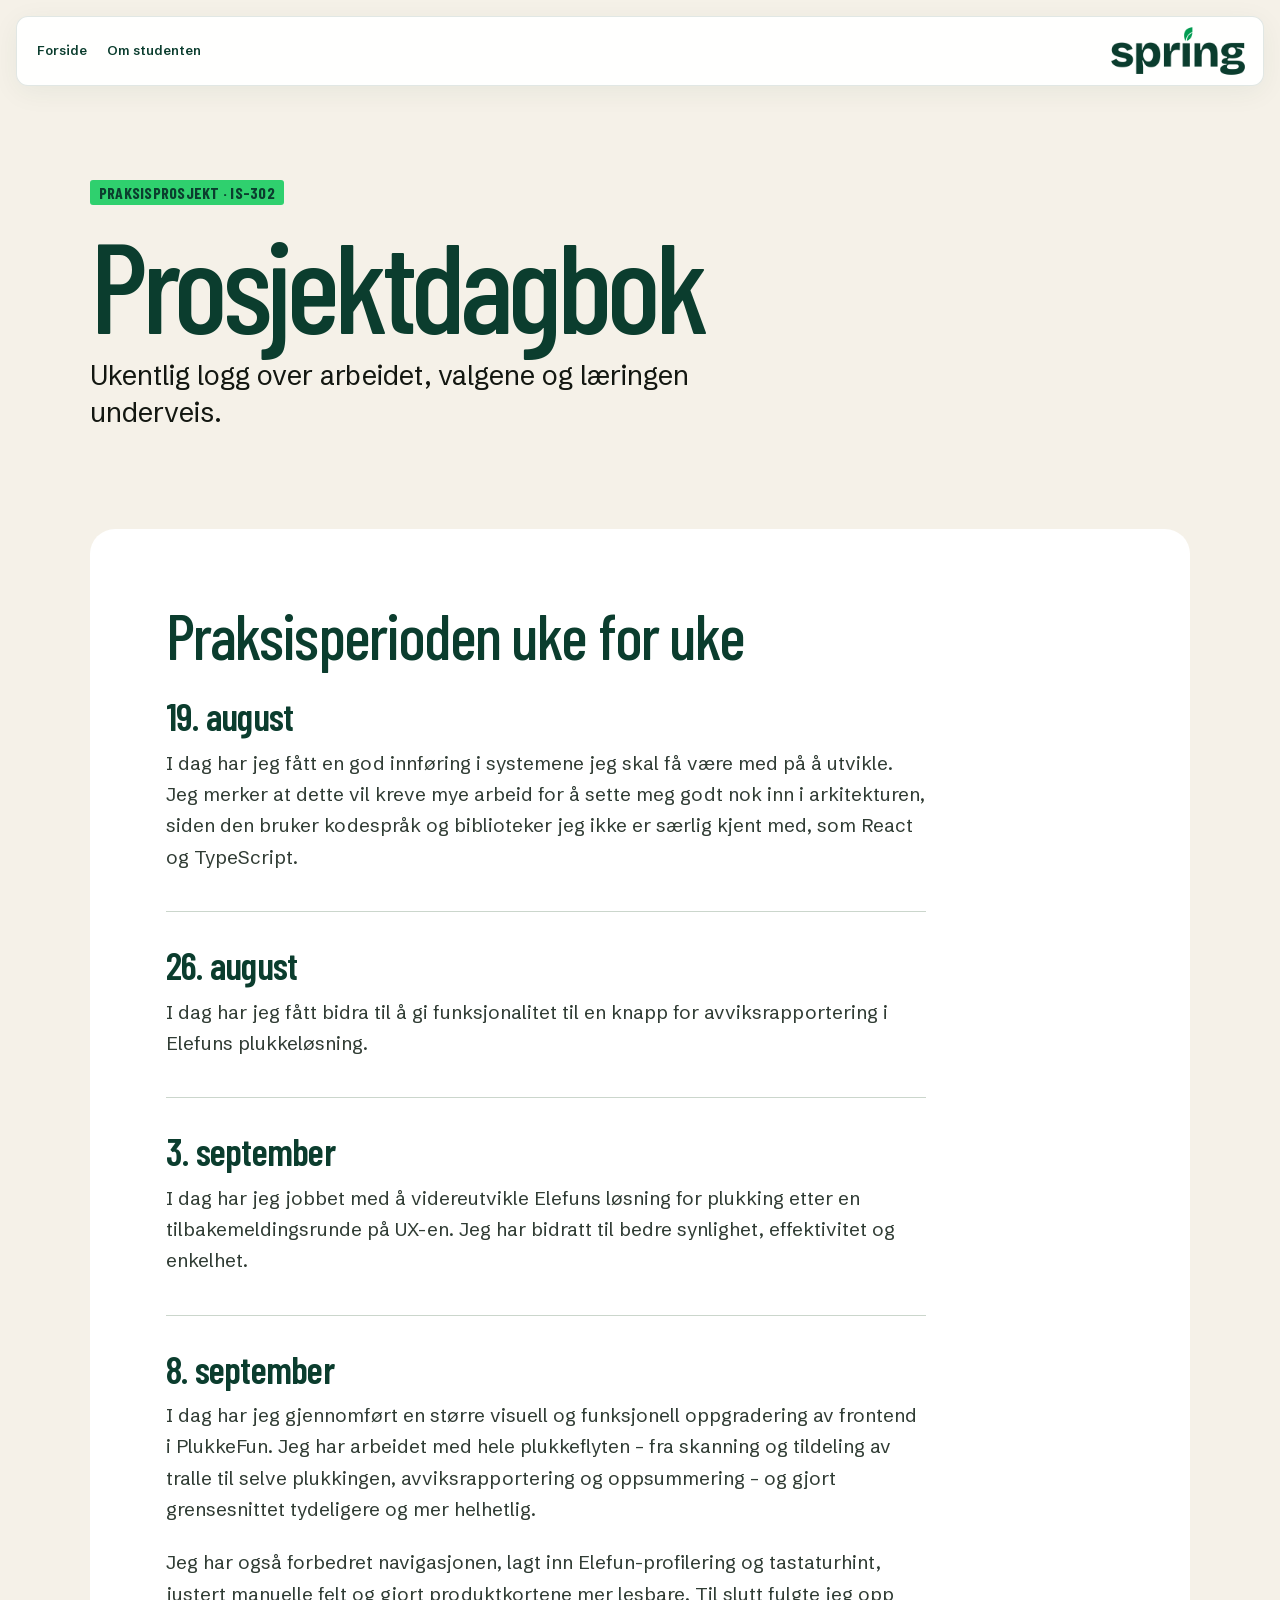
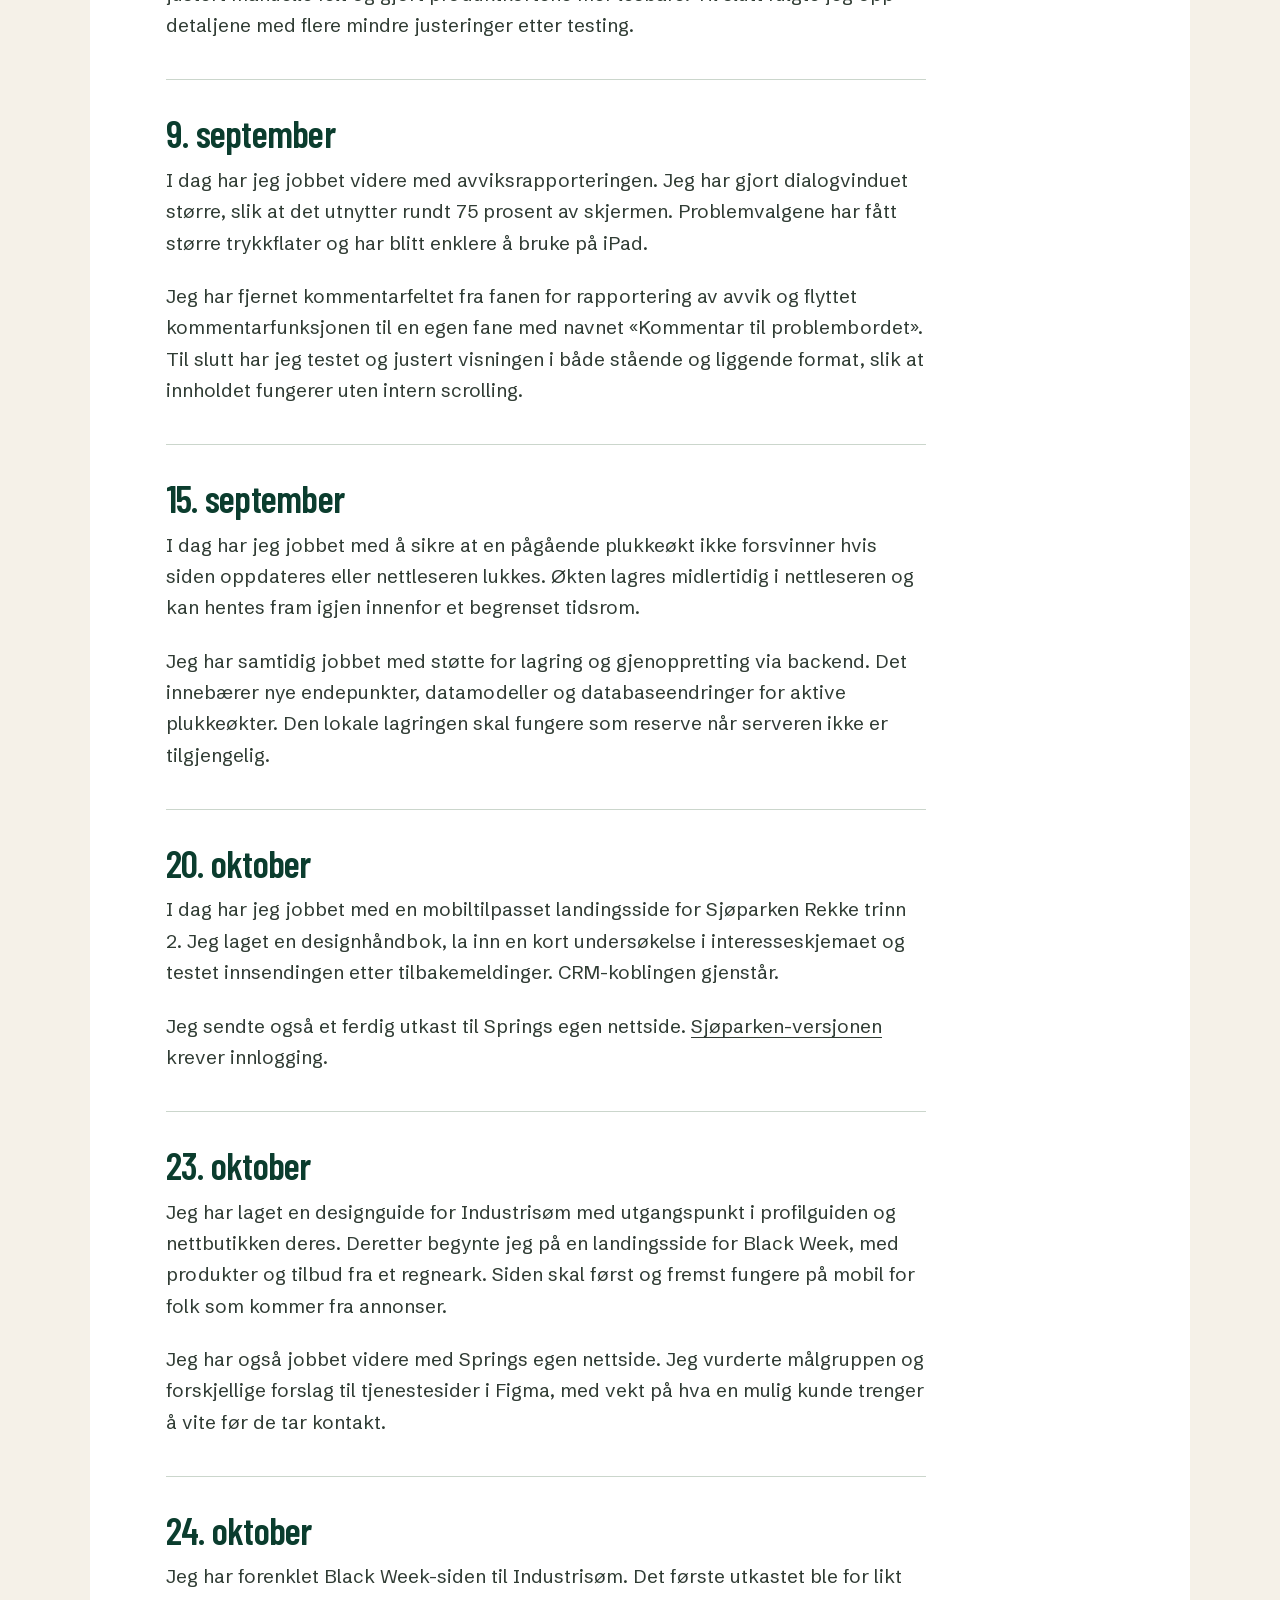
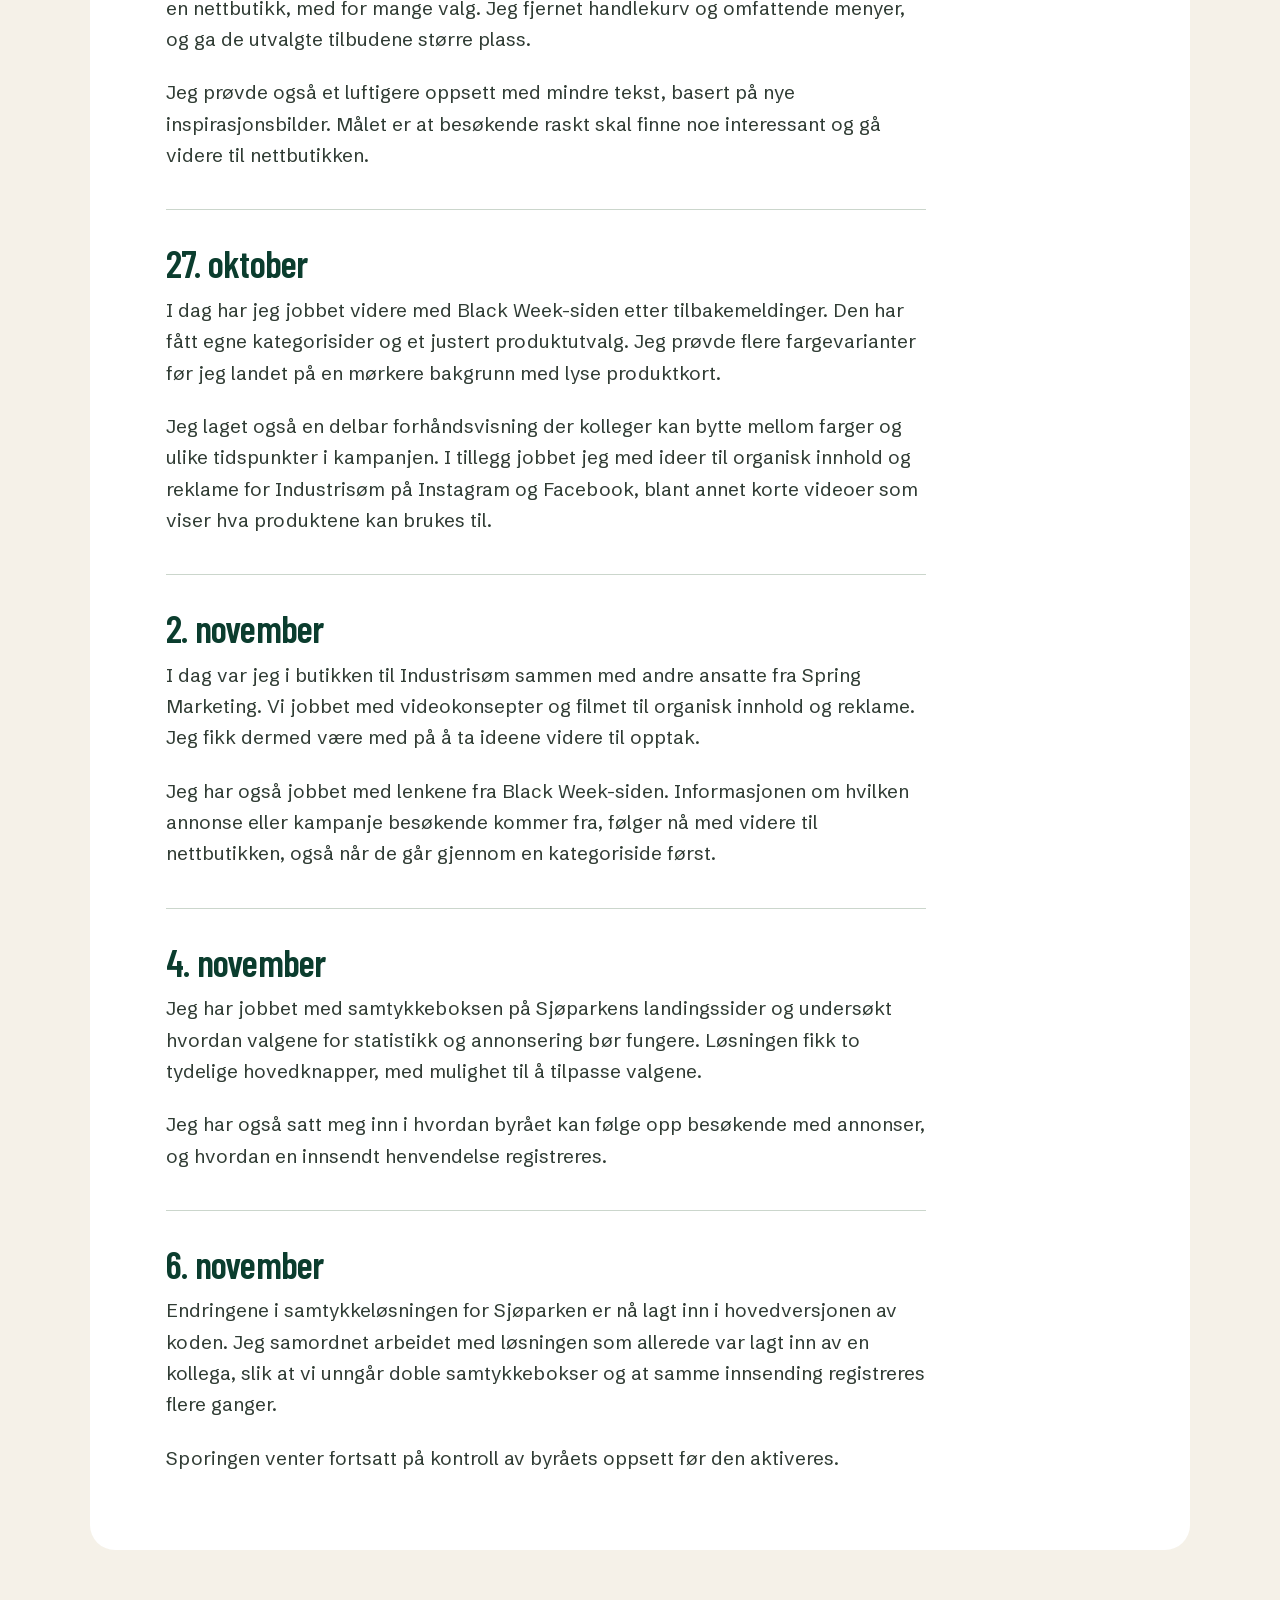
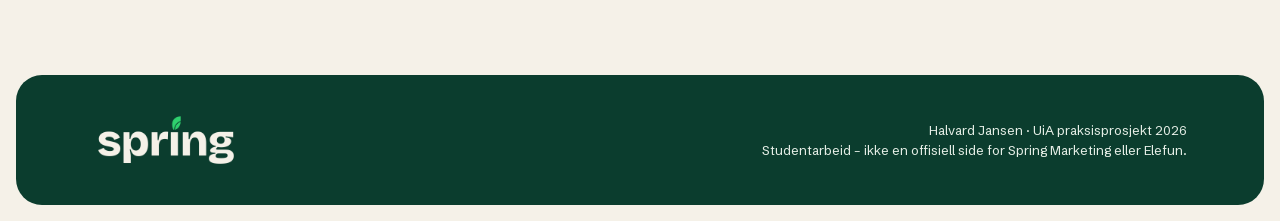
<file: prosjektdagbok.html>
<!doctype html>
<html lang="no">
  <head>
    <meta charset="UTF-8" />
    <meta name="viewport" content="width=device-width, initial-scale=1.0" />
    <meta
      name="description"
      content="Prosjektdagbok fra praksis hos Spring Marketing."
    />
    <meta name="theme-color" content="#f5f1e8" />
    <meta
      property="og:title"
      content="Prosjektdagbok · Praksis hos Spring Marketing"
    />
    <meta
      property="og:description"
      content="Dagbok fra praksisarbeidet hos Spring Marketing."
    />
    <link rel="icon" href="assets/favicon.svg" type="image/svg+xml" />
    <link rel="stylesheet" href="styles.css" />
    <title>Prosjektdagbok · Praksis hos Spring Marketing</title>
  </head>
  <body class="detail-page">
    <a class="skip-link" href="#innhold">Hopp til innhold</a>
    <header class="site-header">
      <a class="brand" href="index.html" aria-label="Spring Marketing – til forsiden">
        <img src="assets/spring-logo-primary.png" alt="Spring Marketing" width="776" height="312" />
      </a>
      <nav class="header-actions" aria-label="Hovednavigasjon">
        <a href="index.html">Forside</a>
        <a href="om-meg.html">Om studenten</a>
      </nav>
    </header>
    <main id="innhold">
      <section class="page-hero">
        <div class="page-shell">
          <p class="eyebrow">Praksisprosjekt · IS-302</p>
          <h1>Prosjektdagbok</h1>
          <p class="page-lead">
            Ukentlig logg over arbeidet, valgene og læringen underveis.
          </p>
        </div>
      </section>
      <section class="page-content">
        <div class="page-shell">
          <article class="content-panel">
            <h2>Praksisperioden uke for uke</h2>
            <div class="prose">
              <section class="journal-entry">
                <h3>19. august</h3>
                <p>
                  I dag har jeg fått en god innføring i systemene jeg skal få
                  være med på å utvikle. Jeg merker at dette vil kreve mye
                  arbeid for å sette meg godt nok inn i arkitekturen, siden den
                  bruker kodespråk og biblioteker jeg ikke er særlig kjent med,
                  som React og TypeScript.
                </p>
              </section>
              <section class="journal-entry">
                <h3>26. august</h3>
                <p>
                  I dag har jeg fått bidra til å gi funksjonalitet til en knapp
                  for avviksrapportering i Elefuns plukkeløsning.
                </p>
              </section>
              <section class="journal-entry">
                <h3>3. september</h3>
                <p>
                  I dag har jeg jobbet med å videreutvikle Elefuns løsning for
                  plukking etter en tilbakemeldingsrunde på UX-en. Jeg har
                  bidratt til bedre synlighet, effektivitet og enkelhet.
                </p>
              </section>
              <section class="journal-entry">
                <h3>8. september</h3>
                <p>
                  I dag har jeg gjennomført en større visuell og funksjonell
                  oppgradering av frontend i PlukkeFun. Jeg har arbeidet med
                  hele plukkeflyten – fra skanning og tildeling av tralle til
                  selve plukkingen, avviksrapportering og oppsummering – og
                  gjort grensesnittet tydeligere og mer helhetlig.
                </p>
                <p>
                  Jeg har også forbedret navigasjonen, lagt inn
                  Elefun-profilering og tastaturhint, justert manuelle felt og
                  gjort produktkortene mer lesbare. Til slutt fulgte jeg opp
                  detaljene med flere mindre justeringer etter testing.
                </p>
              </section>
              <section class="journal-entry">
                <h3>9. september</h3>
                <p>
                  I dag har jeg jobbet videre med avviksrapporteringen. Jeg har
                  gjort dialogvinduet større, slik at det utnytter rundt 75
                  prosent av skjermen. Problemvalgene har fått større
                  trykkflater og har blitt enklere å bruke på iPad.
                </p>
                <p>
                  Jeg har fjernet kommentarfeltet fra fanen for rapportering av
                  avvik og flyttet kommentarfunksjonen til en egen fane med
                  navnet «Kommentar til problembordet». Til slutt har jeg testet
                  og justert visningen i både stående og liggende format, slik
                  at innholdet fungerer uten intern scrolling.
                </p>
              </section>
              <section class="journal-entry">
                <h3>15. september</h3>
                <p>
                  I dag har jeg jobbet med å sikre at en pågående plukkeøkt ikke
                  forsvinner hvis siden oppdateres eller nettleseren lukkes.
                  Økten lagres midlertidig i nettleseren og kan hentes fram
                  igjen innenfor et begrenset tidsrom.
                </p>
                <p>
                  Jeg har samtidig jobbet med støtte for lagring og
                  gjenoppretting via backend. Det innebærer nye endepunkter,
                  datamodeller og databaseendringer for aktive plukkeøkter. Den
                  lokale lagringen skal fungere som reserve når serveren ikke er
                  tilgjengelig.
                </p>
              </section>
              <section class="journal-entry">
                <h3>20. oktober</h3>
                <p>
                  I dag har jeg jobbet med en mobiltilpasset landingsside for
                  Sjøparken Rekke trinn 2. Jeg laget en designhåndbok, la inn
                  en kort undersøkelse i interesseskjemaet og testet
                  innsendingen etter tilbakemeldinger. CRM-koblingen gjenstår.
                </p>
                <p>
                  Jeg sendte også et ferdig utkast til Springs egen nettside.
                  <a href="https://sjoparken-rekke-trinn-2.hallija03340378.chatgpt.site/behov">Sjøparken-versjonen</a>
                  krever innlogging.
                </p>
              </section>
              <section class="journal-entry">
                <h3>23. oktober</h3>
                <p>
                  Jeg har laget en designguide for Industrisøm med utgangspunkt
                  i profilguiden og nettbutikken deres. Deretter begynte jeg på
                  en landingsside for Black Week, med produkter og tilbud fra
                  et regneark. Siden skal først og fremst fungere på mobil for
                  folk som kommer fra annonser.
                </p>
                <p>
                  Jeg har også jobbet videre med Springs egen nettside. Jeg
                  vurderte målgruppen og forskjellige forslag til tjenestesider
                  i Figma, med vekt på hva en mulig kunde trenger å vite før de
                  tar kontakt.
                </p>
              </section>
              <section class="journal-entry">
                <h3>24. oktober</h3>
                <p>
                  Jeg har forenklet Black Week-siden til Industrisøm. Det første
                  utkastet ble for likt en nettbutikk, med for mange valg. Jeg
                  fjernet handlekurv og omfattende menyer, og ga de utvalgte
                  tilbudene større plass.
                </p>
                <p>
                  Jeg prøvde også et luftigere oppsett med mindre tekst, basert
                  på nye inspirasjonsbilder. Målet er at besøkende raskt skal
                  finne noe interessant og gå videre til nettbutikken.
                </p>
              </section>
              <section class="journal-entry">
                <h3>27. oktober</h3>
                <p>
                  I dag har jeg jobbet videre med Black Week-siden etter
                  tilbakemeldinger. Den har fått egne kategorisider og et justert
                  produktutvalg. Jeg prøvde flere fargevarianter før jeg landet
                  på en mørkere bakgrunn med lyse produktkort.
                </p>
                <p>
                  Jeg laget også en delbar forhåndsvisning der kolleger kan
                  bytte mellom farger og ulike tidspunkter i kampanjen. I tillegg
                  jobbet jeg med ideer til organisk innhold og reklame for
                  Industrisøm på Instagram og Facebook, blant annet korte videoer
                  som viser hva produktene kan brukes til.
                </p>
              </section>
              <section class="journal-entry">
                <h3>2. november</h3>
                <p>
                  I dag var jeg i butikken til Industrisøm sammen med andre
                  ansatte fra Spring Marketing. Vi jobbet med videokonsepter og
                  filmet til organisk innhold og reklame. Jeg fikk dermed være
                  med på å ta ideene videre til opptak.
                </p>
                <p>
                  Jeg har også jobbet med lenkene fra Black Week-siden.
                  Informasjonen om hvilken annonse eller kampanje besøkende
                  kommer fra, følger nå med videre til nettbutikken, også når
                  de går gjennom en kategoriside først.
                </p>
              </section>
              <section class="journal-entry">
                <h3>4. november</h3>
                <p>
                  Jeg har jobbet med samtykkeboksen på Sjøparkens landingssider
                  og undersøkt hvordan valgene for statistikk og annonsering bør
                  fungere. Løsningen fikk to tydelige hovedknapper, med mulighet
                  til å tilpasse valgene.
                </p>
                <p>
                  Jeg har også satt meg inn i hvordan byrået kan følge opp
                  besøkende med annonser, og hvordan en innsendt henvendelse
                  registreres.
                </p>
              </section>
              <section class="journal-entry">
                <h3>6. november</h3>
                <p>
                  Endringene i samtykkeløsningen for Sjøparken er nå lagt inn i
                  hovedversjonen av koden. Jeg samordnet arbeidet med løsningen
                  som allerede var lagt inn av en kollega, slik at vi unngår
                  doble samtykkebokser og at samme innsending registreres flere
                  ganger.
                </p>
                <p>
                  Sporingen venter fortsatt på kontroll av byråets oppsett før
                  den aktiveres.
                </p>
              </section>
            </div>
          </article>
        </div>
      </section>
    </main>
    <footer>
      <img src="assets/spring-logo-white.png" alt="Spring Marketing" width="772" height="308" />
      <div>
        <p>Halvard Jansen · UiA praksisprosjekt 2026</p>
        <p>Studentarbeid – ikke en offisiell side for Spring Marketing eller Elefun.</p>
      </div>
    </footer>
  </body>
</html>
</file>
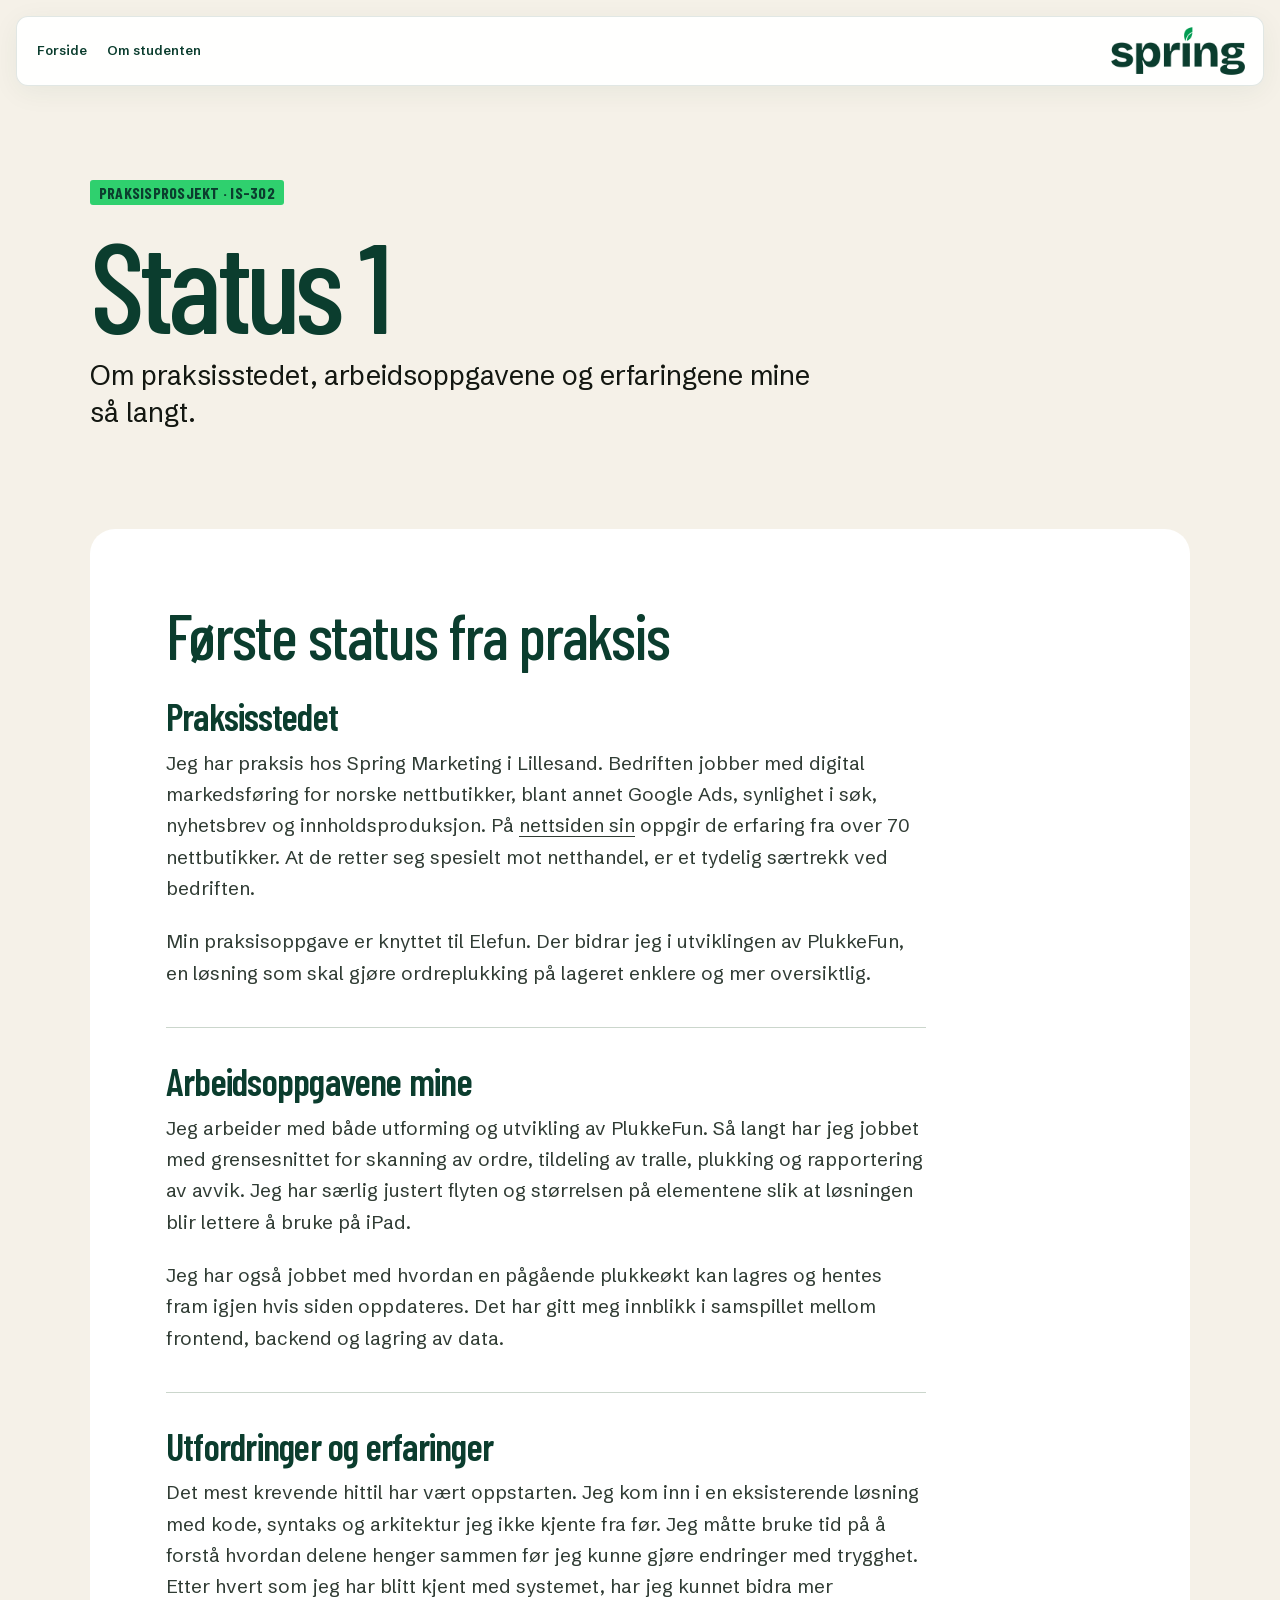
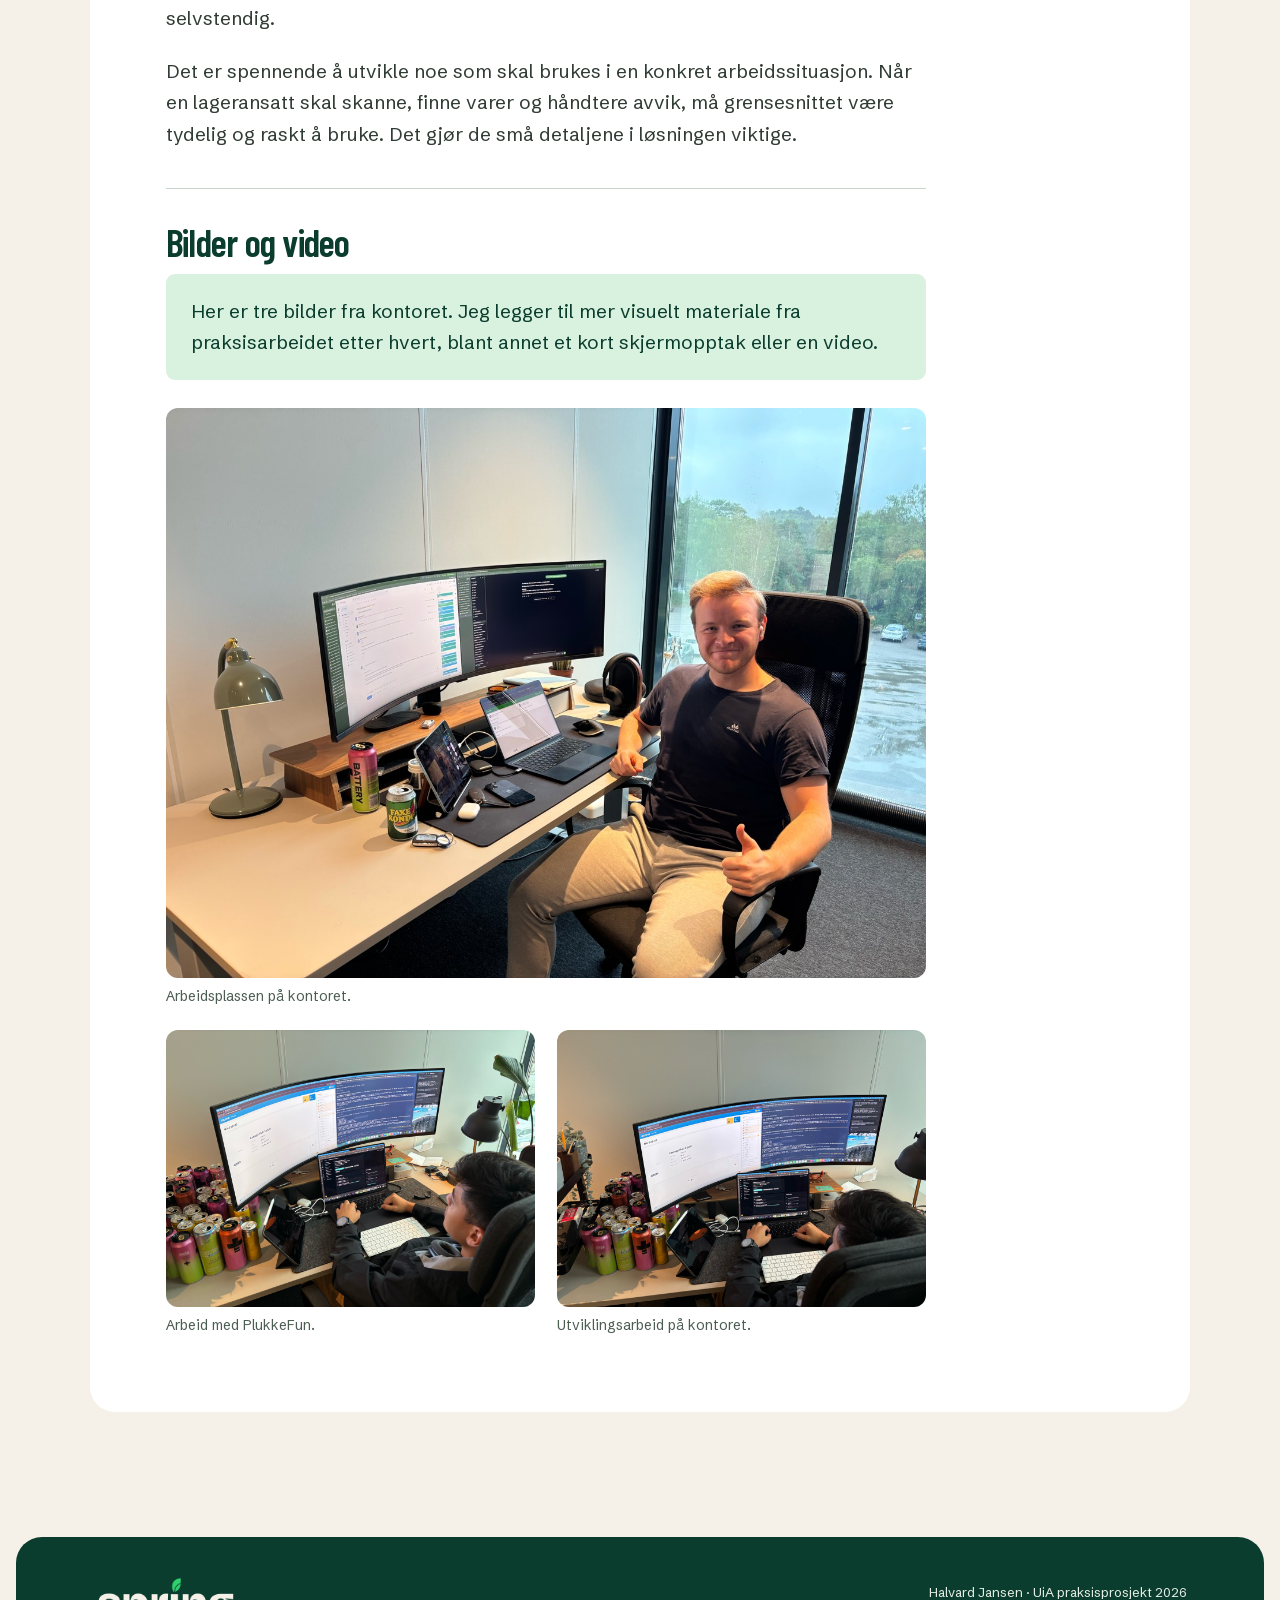
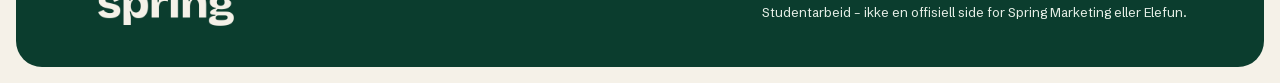
<file: status-1.html>
<!doctype html>
<html lang="no">
  <head>
    <meta charset="UTF-8" />
    <meta name="viewport" content="width=device-width, initial-scale=1.0" />
    <meta
      name="description"
      content="Første statusrapport om praksis hos Spring Marketing og arbeidet med PlukkeFun."
    />
    <meta name="theme-color" content="#f5f1e8" />
    <meta
      property="og:title"
      content="Status 1 · Praksis hos Spring Marketing"
    />
    <meta
      property="og:description"
      content="Om praksisstedet, arbeidsoppgavene og erfaringene så langt."
    />
    <link rel="icon" href="assets/favicon.svg" type="image/svg+xml" />
    <link rel="stylesheet" href="styles.css" />
    <title>Status 1 · Praksis hos Spring Marketing</title>
  </head>
  <body class="detail-page">
    <a class="skip-link" href="#innhold">Hopp til innhold</a>
    <header class="site-header">
      <a class="brand" href="index.html" aria-label="Spring Marketing – til forsiden">
        <img src="assets/spring-logo-primary.png" alt="Spring Marketing" width="776" height="312" />
      </a>
      <nav class="header-actions" aria-label="Hovednavigasjon">
        <a href="index.html">Forside</a>
        <a href="om-meg.html">Om studenten</a>
      </nav>
    </header>
    <main id="innhold">
      <section class="page-hero">
        <div class="page-shell">
          <p class="eyebrow">Praksisprosjekt · IS-302</p>
          <h1>Status 1</h1>
          <p class="page-lead">
            Om praksisstedet, arbeidsoppgavene og erfaringene mine så langt.
          </p>
        </div>
      </section>
      <section class="page-content">
        <div class="page-shell">
          <article class="content-panel">
            <h2>Første status fra praksis</h2>
            <div class="prose status-report">
              <section class="status-section" aria-labelledby="praksisstedet">
                <h3 id="praksisstedet">Praksisstedet</h3>
                <p>
                  Jeg har praksis hos Spring Marketing i Lillesand. Bedriften
                  jobber med digital markedsføring for norske nettbutikker,
                  blant annet Google Ads, synlighet i søk, nyhetsbrev og
                  innholdsproduksjon. På
                  <a href="https://www.springmarketing.no/">nettsiden sin</a>
                  oppgir de erfaring fra over 70 nettbutikker. At de retter seg
                  spesielt mot netthandel, er et tydelig særtrekk ved bedriften.
                </p>
                <p>
                  Min praksisoppgave er knyttet til Elefun. Der bidrar jeg i
                  utviklingen av PlukkeFun, en løsning som skal gjøre
                  ordreplukking på lageret enklere og mer oversiktlig.
                </p>
              </section>

              <section class="status-section" aria-labelledby="arbeidsoppgaver">
                <h3 id="arbeidsoppgaver">Arbeidsoppgavene mine</h3>
                <p>
                  Jeg arbeider med både utforming og utvikling av PlukkeFun. Så
                  langt har jeg jobbet med grensesnittet for skanning av ordre,
                  tildeling av tralle, plukking og rapportering av avvik. Jeg
                  har særlig justert flyten og størrelsen på elementene slik at
                  løsningen blir lettere å bruke på iPad.
                </p>
                <p>
                  Jeg har også jobbet med hvordan en pågående plukkeøkt kan
                  lagres og hentes fram igjen hvis siden oppdateres. Det har
                  gitt meg innblikk i samspillet mellom frontend, backend og
                  lagring av data.
                </p>
              </section>

              <section class="status-section" aria-labelledby="utfordringer">
                <h3 id="utfordringer">Utfordringer og erfaringer</h3>
                <p>
                  Det mest krevende hittil har vært oppstarten. Jeg kom inn i en
                  eksisterende løsning med kode, syntaks og arkitektur jeg ikke
                  kjente fra før. Jeg måtte bruke tid på å forstå hvordan delene
                  henger sammen før jeg kunne gjøre endringer med trygghet.
                  Etter hvert som jeg har blitt kjent med systemet, har jeg
                  kunnet bidra mer selvstendig.
                </p>
                <p>
                  Det er spennende å utvikle noe som skal brukes i en konkret
                  arbeidssituasjon. Når en lageransatt skal skanne, finne varer
                  og håndtere avvik, må grensesnittet være tydelig og raskt å
                  bruke. Det gjør de små detaljene i løsningen viktige.
                </p>
              </section>

              <section class="status-section" aria-labelledby="dokumentasjon">
                <h3 id="dokumentasjon">Bilder og video</h3>
                <p class="status-media-note">
                  Her er tre bilder fra kontoret. Jeg legger til mer visuelt
                  materiale fra praksisarbeidet etter hvert, blant annet et kort
                  skjermopptak eller en video.
                </p>
                <div class="status-gallery" aria-label="Bilder fra kontoret">
                  <figure>
                    <img
                      src="assets/spring-kontor-1.jpg"
                      alt="En person ved arbeidsplassen på kontoret"
                      width="1280"
                      height="960"
                      loading="lazy"
                    />
                    <figcaption>Arbeidsplassen på kontoret.</figcaption>
                  </figure>
                  <figure>
                    <img
                      src="assets/spring-kontor-2.jpg"
                      alt="Utviklingsarbeid ved en pult med flere skjermer"
                      width="1280"
                      height="960"
                      loading="lazy"
                    />
                    <figcaption>Arbeid med PlukkeFun.</figcaption>
                  </figure>
                  <figure>
                    <img
                      src="assets/spring-kontor-3.jpg"
                      alt="En person arbeider ved datamaskinen på kontoret"
                      width="1280"
                      height="960"
                      loading="lazy"
                    />
                    <figcaption>Utviklingsarbeid på kontoret.</figcaption>
                  </figure>
                </div>
              </section>
            </div>
          </article>
        </div>
      </section>
    </main>
    <footer>
      <img src="assets/spring-logo-white.png" alt="Spring Marketing" width="772" height="308" />
      <div>
        <p>Halvard Jansen · UiA praksisprosjekt 2026</p>
        <p>Studentarbeid – ikke en offisiell side for Spring Marketing eller Elefun.</p>
      </div>
    </footer>
  </body>
</html>
</file>
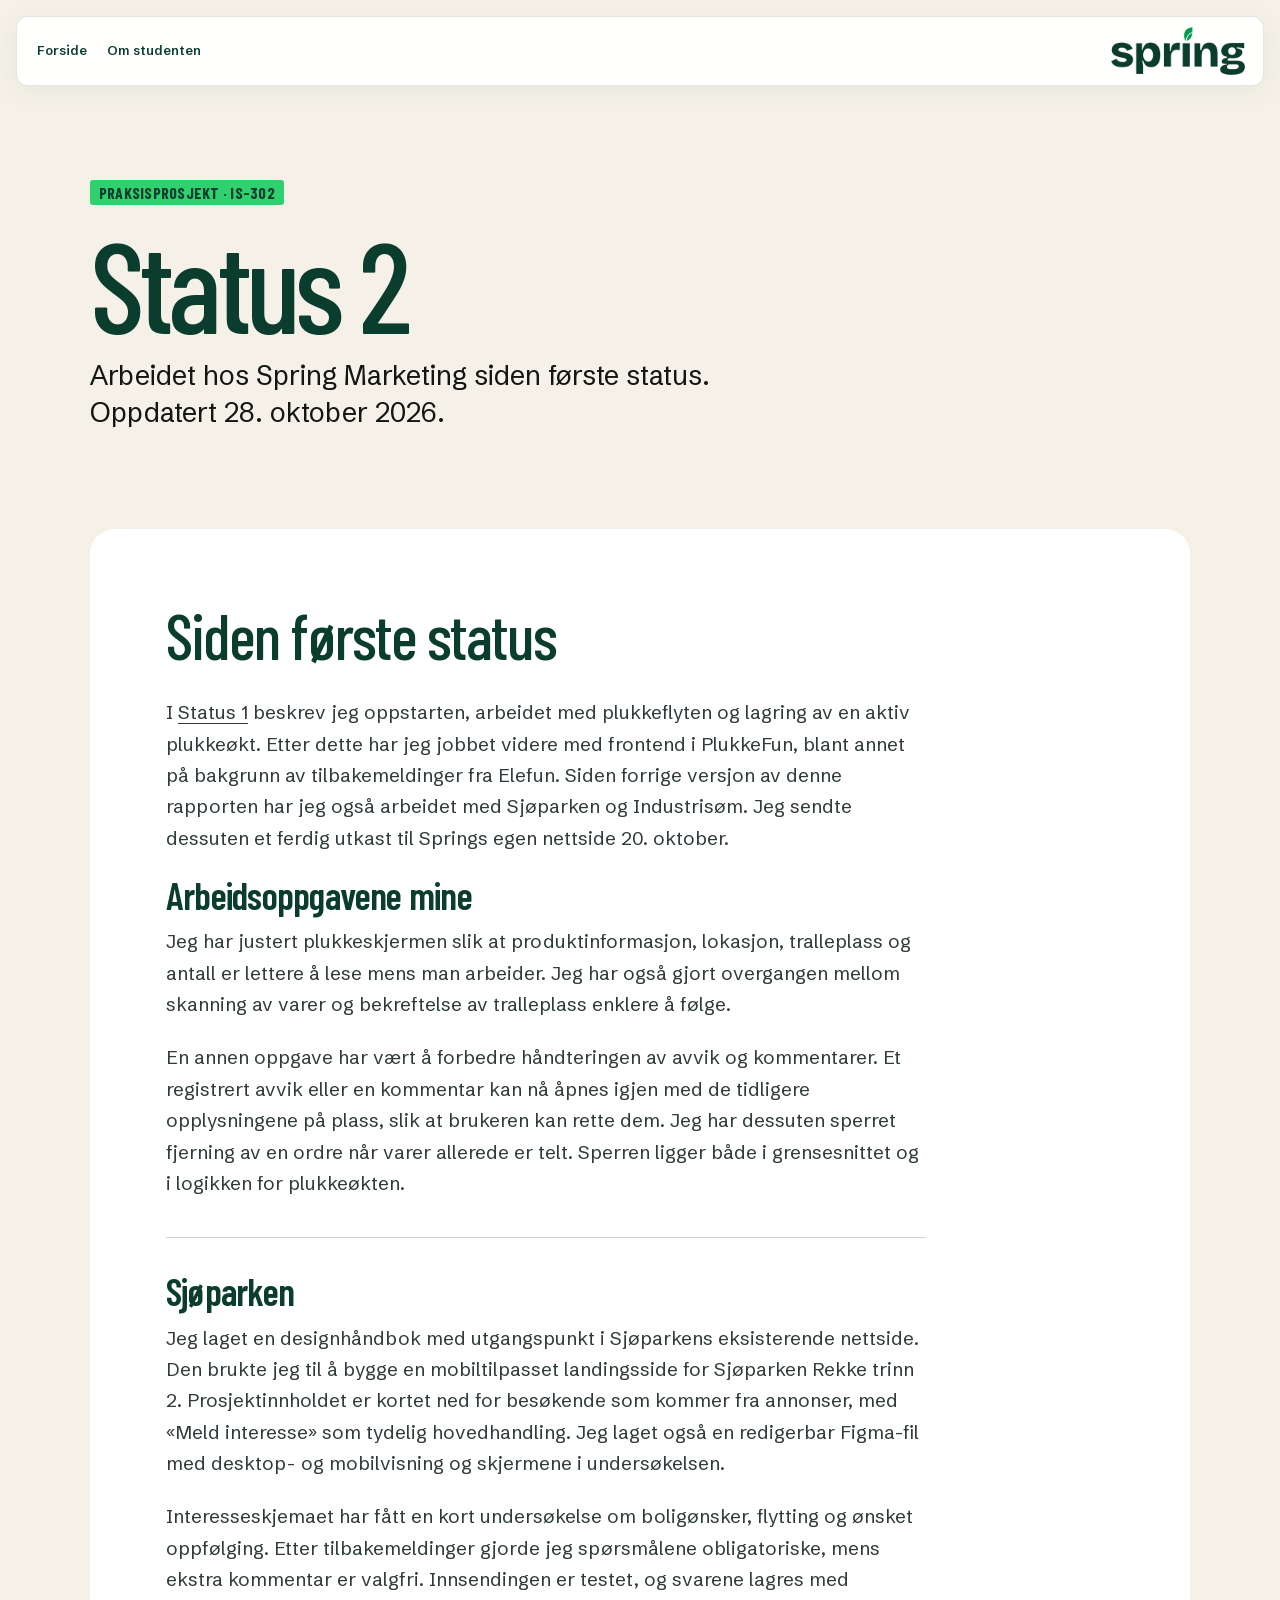
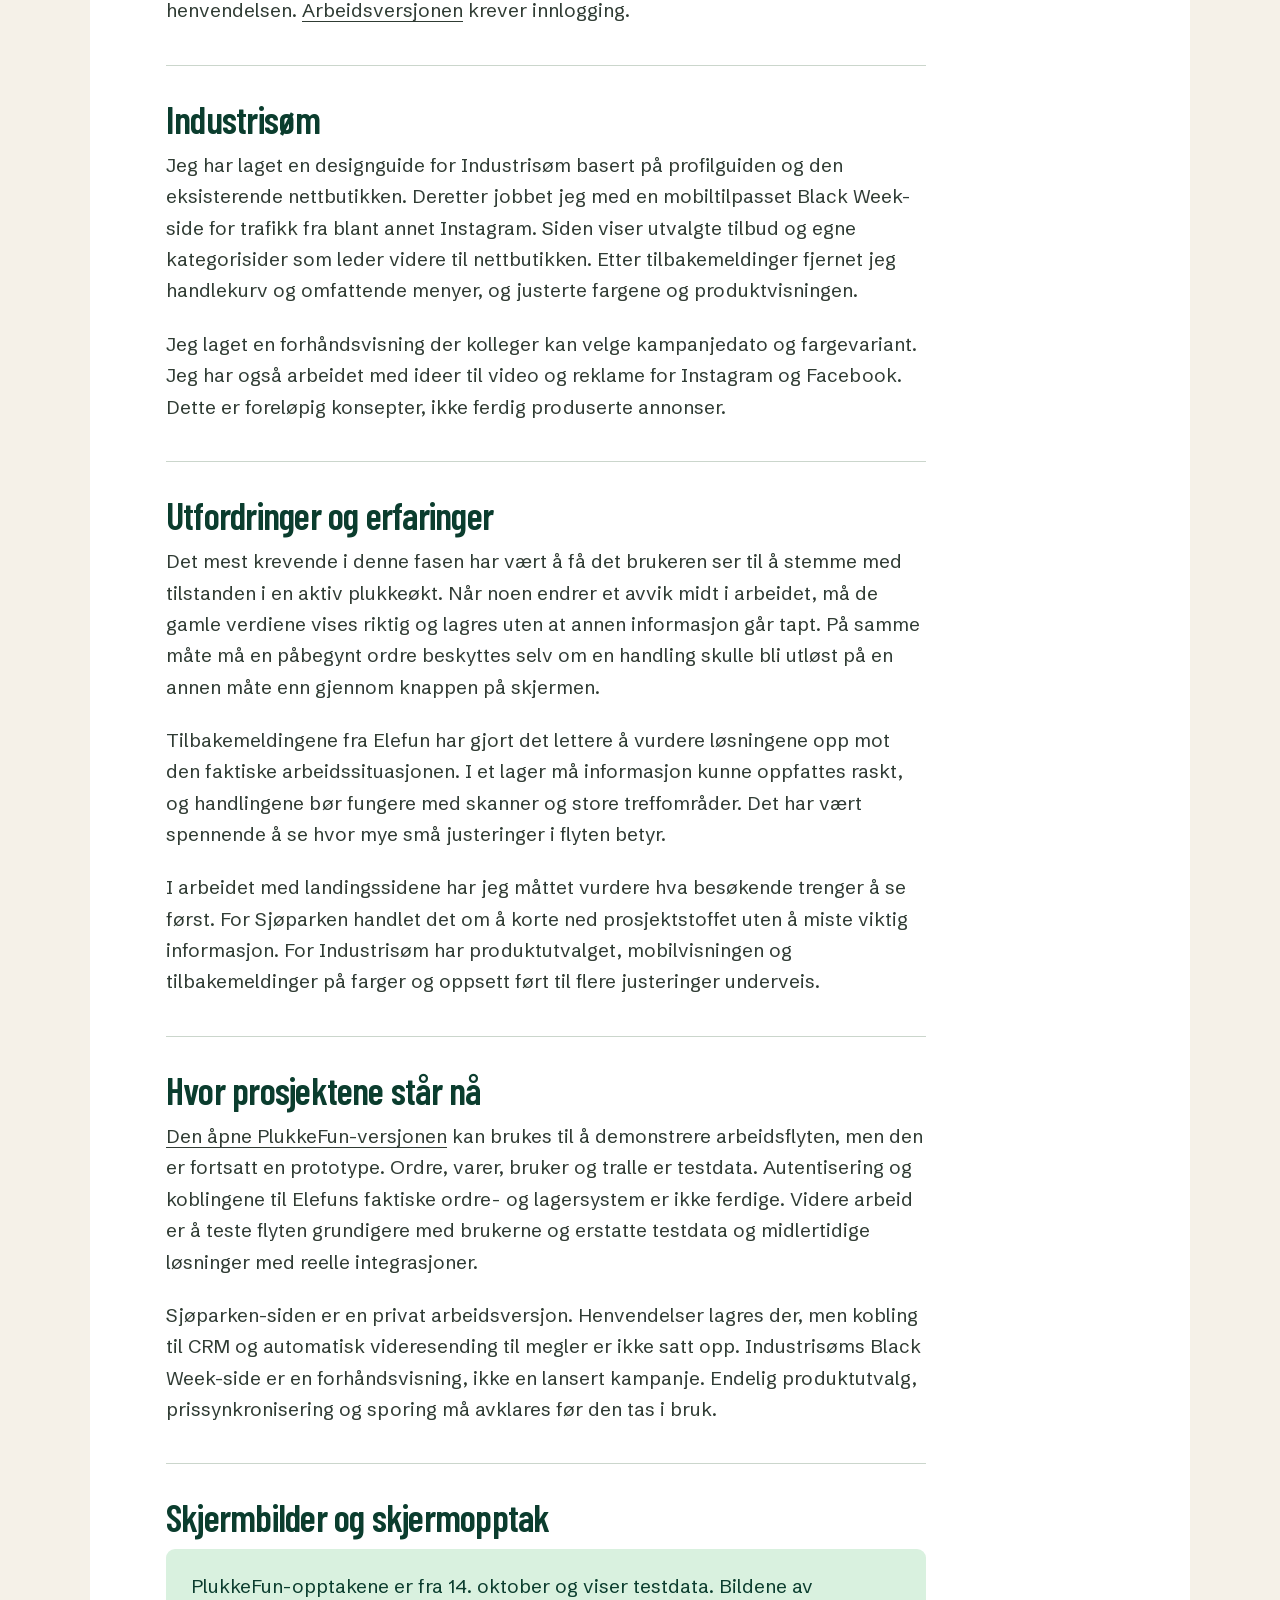
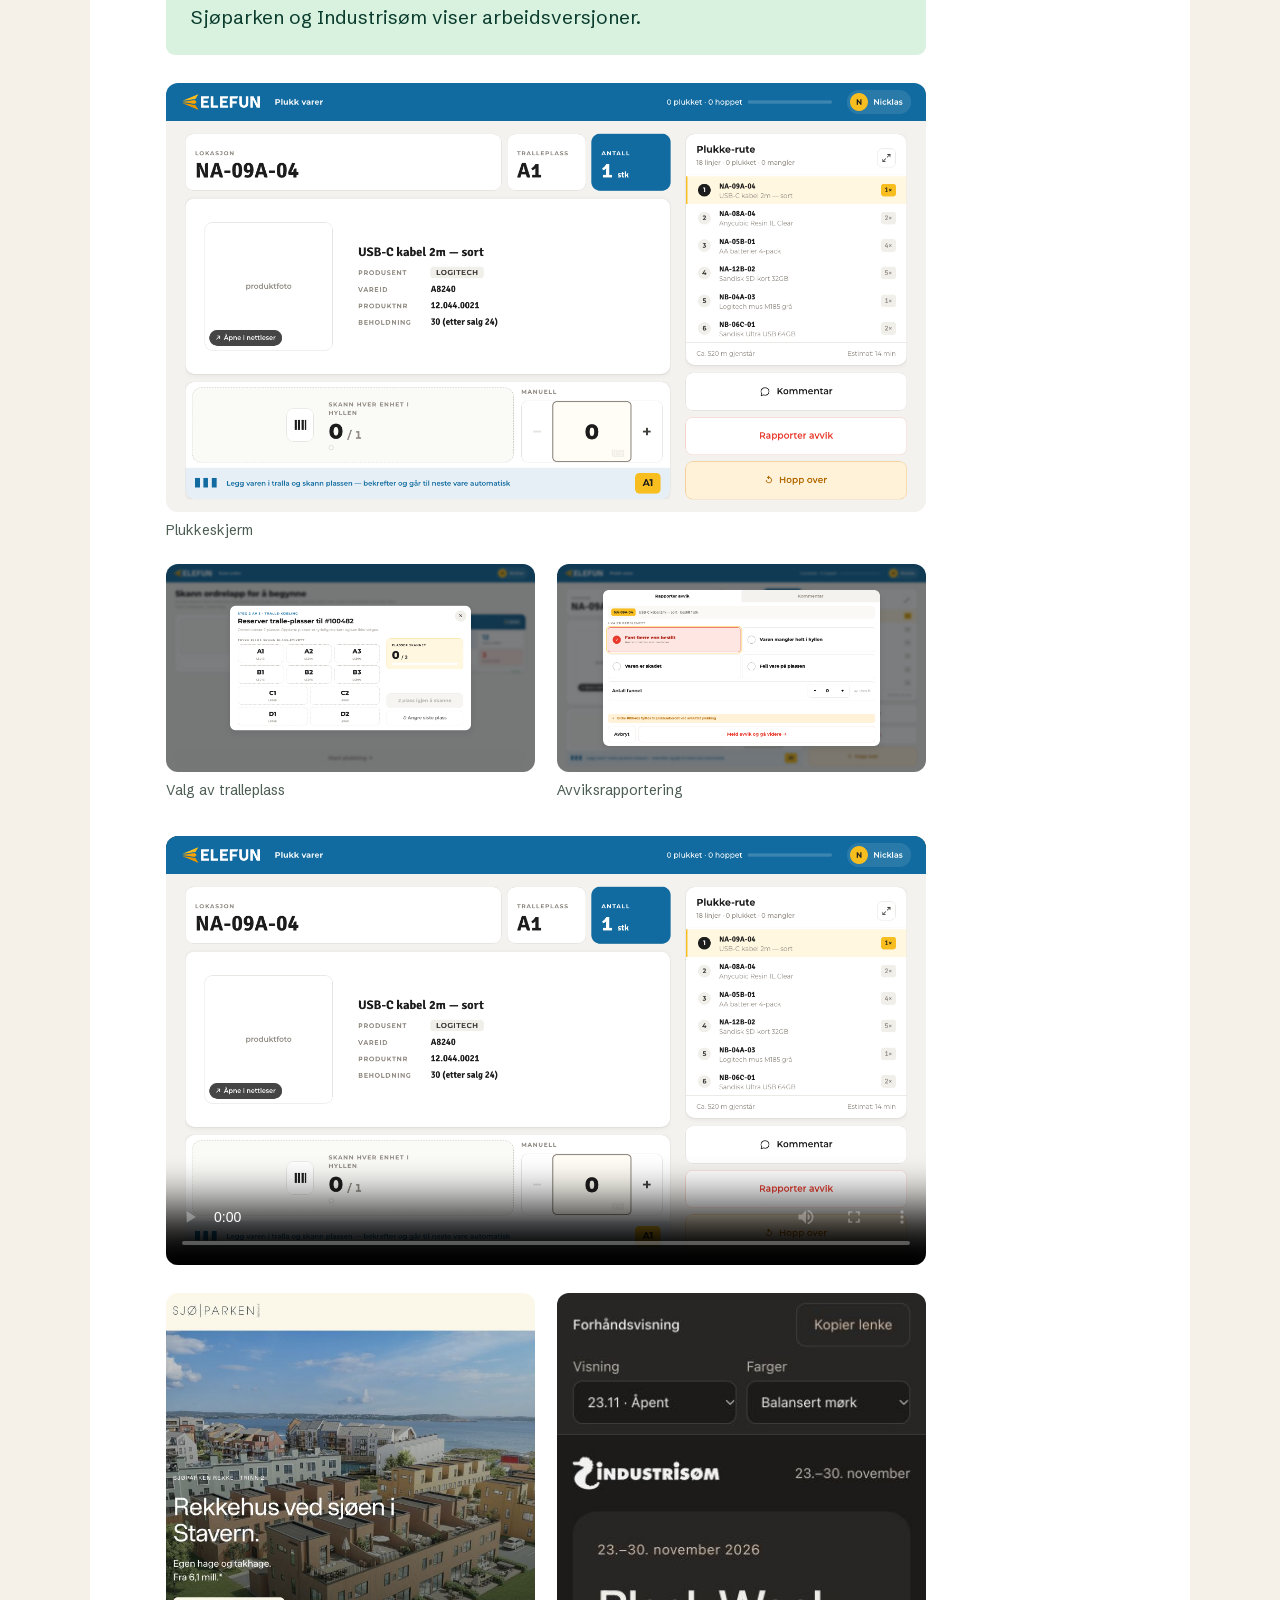
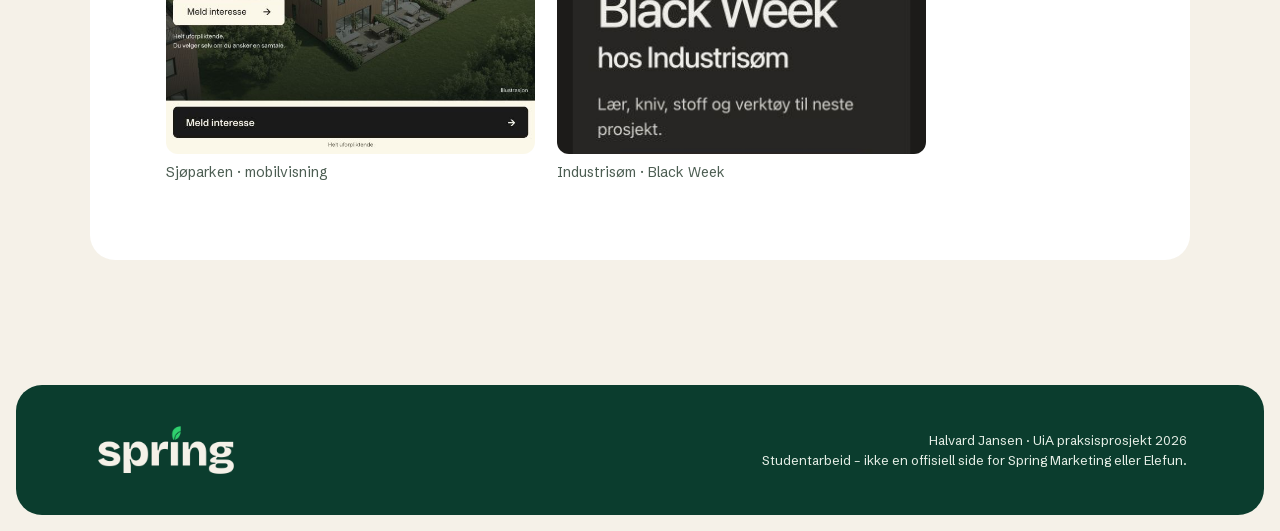
<file: status-2.html>
<!doctype html>
<html lang="no">
  <head>
    <meta charset="UTF-8" />
    <meta name="viewport" content="width=device-width, initial-scale=1.0" />
    <meta
      name="description"
      content="Status 2 om praksisarbeidet med PlukkeFun, Sjøparken og Industrisøm."
    />
    <meta name="theme-color" content="#f5f1e8" />
    <meta
      property="og:title"
      content="Status 2 · Praksis hos Spring Marketing"
    />
    <meta
      property="og:description"
      content="Arbeidsoppgaver og erfaringer fra PlukkeFun, Sjøparken og Industrisøm."
    />
    <link rel="icon" href="assets/favicon.svg" type="image/svg+xml" />
    <link rel="stylesheet" href="styles.css" />
    <title>Status 2 · Praksis hos Spring Marketing</title>
  </head>
  <body class="detail-page">
    <a class="skip-link" href="#innhold">Hopp til innhold</a>
    <header class="site-header">
      <a class="brand" href="index.html" aria-label="Spring Marketing – til forsiden">
        <img src="assets/spring-logo-primary.png" alt="Spring Marketing" width="776" height="312" />
      </a>
      <nav class="header-actions" aria-label="Hovednavigasjon">
        <a href="index.html">Forside</a>
        <a href="om-meg.html">Om studenten</a>
      </nav>
    </header>
    <main id="innhold">
      <section class="page-hero">
        <div class="page-shell">
          <p class="eyebrow">Praksisprosjekt · IS-302</p>
          <h1>Status 2</h1>
          <p class="page-lead">
            Arbeidet hos Spring Marketing siden første status. Oppdatert 28. oktober
            2026.
          </p>
        </div>
      </section>
      <section class="page-content">
        <div class="page-shell">
          <article class="content-panel">
            <h2>Siden første status</h2>
            <div class="prose status-report">
              <p>
                I <a href="status-1.html">Status 1</a> beskrev jeg oppstarten,
                arbeidet med plukkeflyten og lagring av en aktiv plukkeøkt.
                Etter dette har jeg jobbet videre med frontend i PlukkeFun,
                blant annet på bakgrunn av tilbakemeldinger fra Elefun. Siden
                forrige versjon av denne rapporten har jeg også arbeidet med
                Sjøparken og Industrisøm. Jeg sendte dessuten et ferdig utkast
                til Springs egen nettside 20. oktober.
              </p>

              <section class="status-section" aria-labelledby="status2-oppgaver">
                <h3 id="status2-oppgaver">Arbeidsoppgavene mine</h3>
                <p>
                  Jeg har justert plukkeskjermen slik at produktinformasjon,
                  lokasjon, tralleplass og antall er lettere å lese mens man
                  arbeider. Jeg har også gjort overgangen mellom skanning av
                  varer og bekreftelse av tralleplass enklere å følge.
                </p>
                <p>
                  En annen oppgave har vært å forbedre håndteringen av avvik og
                  kommentarer. Et registrert avvik eller en kommentar kan nå
                  åpnes igjen med de tidligere opplysningene på plass, slik at
                  brukeren kan rette dem. Jeg har dessuten sperret fjerning av
                  en ordre når varer allerede er telt. Sperren ligger både i
                  grensesnittet og i logikken for plukkeøkten.
                </p>
              </section>

              <section class="status-section" aria-labelledby="status2-sjoparken">
                <h3 id="status2-sjoparken">Sjøparken</h3>
                <p>
                  Jeg laget en designhåndbok med utgangspunkt i Sjøparkens
                  eksisterende nettside. Den brukte jeg til å bygge en
                  mobiltilpasset landingsside for Sjøparken Rekke trinn 2.
                  Prosjektinnholdet er kortet ned for besøkende som kommer fra
                  annonser, med «Meld interesse» som tydelig hovedhandling.
                  Jeg laget også en redigerbar Figma-fil med desktop- og
                  mobilvisning og skjermene i undersøkelsen.
                </p>
                <p>
                  Interesseskjemaet har fått en kort undersøkelse om
                  boligønsker, flytting og ønsket oppfølging. Etter
                  tilbakemeldinger gjorde jeg spørsmålene obligatoriske, mens
                  ekstra kommentar er valgfri. Innsendingen er testet, og
                  svarene lagres med henvendelsen. <a
                  href="https://sjoparken-rekke-trinn-2.hallija03340378.chatgpt.site/behov">Arbeidsversjonen</a>
                  krever innlogging.
                </p>
              </section>

              <section class="status-section" aria-labelledby="status2-industrisom">
                <h3 id="status2-industrisom">Industrisøm</h3>
                <p>
                  Jeg har laget en designguide for Industrisøm basert på
                  profilguiden og den eksisterende nettbutikken. Deretter
                  jobbet jeg med en mobiltilpasset Black Week-side for
                  trafikk fra blant annet Instagram. Siden viser utvalgte
                  tilbud og egne kategorisider som leder videre til
                  nettbutikken. Etter tilbakemeldinger fjernet jeg handlekurv
                  og omfattende menyer, og justerte fargene og produktvisningen.
                </p>
                <p>
                  Jeg laget en forhåndsvisning der kolleger kan velge
                  kampanjedato og fargevariant. Jeg har også arbeidet med ideer
                  til video og reklame for Instagram og Facebook. Dette er
                  foreløpig konsepter, ikke ferdig produserte annonser.
                </p>
              </section>

              <section class="status-section" aria-labelledby="status2-utfordringer">
                <h3 id="status2-utfordringer">Utfordringer og erfaringer</h3>
                <p>
                  Det mest krevende i denne fasen har vært å få det brukeren ser
                  til å stemme med tilstanden i en aktiv plukkeøkt. Når noen
                  endrer et avvik midt i arbeidet, må de gamle verdiene vises
                  riktig og lagres uten at annen informasjon går tapt. På
                  samme måte må en påbegynt ordre beskyttes selv om en handling
                  skulle bli utløst på en annen måte enn gjennom knappen på
                  skjermen.
                </p>
                <p>
                  Tilbakemeldingene fra Elefun har gjort det lettere å vurdere
                  løsningene opp mot den faktiske arbeidssituasjonen. I et
                  lager må informasjon kunne oppfattes raskt, og handlingene
                  bør fungere med skanner og store treffområder. Det har vært
                  spennende å se hvor mye små justeringer i flyten betyr.
                </p>
                <p>
                  I arbeidet med landingssidene har jeg måttet vurdere hva
                  besøkende trenger å se først. For Sjøparken handlet det om å
                  korte ned prosjektstoffet uten å miste viktig informasjon.
                  For Industrisøm har produktutvalget, mobilvisningen og
                  tilbakemeldinger på farger og oppsett ført til flere
                  justeringer underveis.
                </p>
              </section>

              <section class="status-section" aria-labelledby="status2-videre">
                <h3 id="status2-videre">Hvor prosjektene står nå</h3>
                <p>
                  <a href="https://plukkefun.springmarketing.no/">Den åpne
                  PlukkeFun-versjonen</a> kan brukes til å demonstrere
                  arbeidsflyten, men den er fortsatt en prototype. Ordre,
                  varer, bruker og tralle er testdata. Autentisering og
                  koblingene til Elefuns faktiske ordre- og lagersystem er ikke
                  ferdige. Videre arbeid er å teste flyten grundigere med
                  brukerne og erstatte testdata og midlertidige løsninger med
                  reelle integrasjoner.
                </p>
                <p>
                  Sjøparken-siden er en privat arbeidsversjon. Henvendelser
                  lagres der, men kobling til CRM og automatisk videresending
                  til megler er ikke satt opp. Industrisøms Black Week-side
                  er en forhåndsvisning, ikke en lansert kampanje. Endelig
                  produktutvalg, prissynkronisering og sporing må avklares
                  før den tas i bruk.
                </p>
              </section>

              <section class="status-section" aria-labelledby="status2-medier">
                <h3 id="status2-medier">Skjermbilder og skjermopptak</h3>
                <p class="status-media-note">
                  PlukkeFun-opptakene er fra 14. oktober og viser testdata.
                  Bildene av Sjøparken og Industrisøm viser arbeidsversjoner.
                </p>
                <div class="status-gallery" aria-label="Skjermbilder fra PlukkeFun-prototypen">
                  <figure>
                    <img
                      src="assets/plukkefun-04-plukking.png"
                      alt="Plukkeskjerm med lokasjon, tralleplass, produkt, antall og plukkerute"
                      width="1440"
                      height="900"
                      loading="lazy"
                    />
                    <figcaption>Plukkeskjerm</figcaption>
                  </figure>
                  <figure>
                    <img
                      src="assets/plukkefun-02-trallevalg.png"
                      alt="Dialog for å velge to ledige plasser i plukktrallen"
                      width="1440"
                      height="900"
                      loading="lazy"
                    />
                    <figcaption>Valg av tralleplass</figcaption>
                  </figure>
                  <figure>
                    <img
                      src="assets/plukkefun-05-avvik.png"
                      alt="Dialog med valg for avvik og antall varer funnet"
                      width="1440"
                      height="900"
                      loading="lazy"
                    />
                    <figcaption>Avviksrapportering</figcaption>
                  </figure>
                </div>
                <figure class="status-video">
                  <video
                    controls
                    playsinline
                    preload="metadata"
                    poster="assets/plukkefun-04-plukking.png"
                    width="1440"
                    height="900"
                    aria-label="Skjermopptak av PlukkeFun-demoen"
                  >
                    <source src="assets/plukkefun-demo.mp4" type="video/mp4" />
                    Nettleseren din støtter ikke videoavspilling.
                  </video>
                </figure>
                <div class="status-gallery status-gallery--projects" aria-label="Skjermbilder fra Sjøparken og Industrisøm">
                  <figure>
                    <img
                      src="assets/sjoparken-mobil.jpg"
                      alt="Mobilvisning av Sjøparken-landingssiden med prosjektbilde og Meld interesse-knapp"
                      width="677"
                      height="827"
                      loading="lazy"
                    />
                    <figcaption>Sjøparken · mobilvisning</figcaption>
                  </figure>
                  <figure>
                    <img
                      src="assets/industrisom-black-week.jpg"
                      alt="Mobilvisning av Industrisøms Black Week-forhåndsvisning med valg for kampanjedato og farge"
                      width="375"
                      height="900"
                      loading="lazy"
                    />
                    <figcaption>Industrisøm · Black Week</figcaption>
                  </figure>
                </div>
              </section>
            </div>
          </article>
        </div>
      </section>
    </main>
    <footer>
      <img src="assets/spring-logo-white.png" alt="Spring Marketing" width="772" height="308" />
      <div>
        <p>Halvard Jansen · UiA praksisprosjekt 2026</p>
        <p>Studentarbeid – ikke en offisiell side for Spring Marketing eller Elefun.</p>
      </div>
    </footer>
  </body>
</html>
</file>
<file: styles.css>
@font-face {
  font-family: "Barlow Condensed";
  src: url("assets/barlow-condensed-500.woff2") format("woff2");
  font-style: normal;
  font-weight: 500;
  font-display: swap;
}

@font-face {
  font-family: "Barlow Condensed";
  src: url("assets/barlow-condensed-600.woff2") format("woff2");
  font-style: normal;
  font-weight: 600;
  font-display: swap;
}

@font-face {
  font-family: "Barlow Condensed";
  src: url("assets/barlow-condensed-700.woff2") format("woff2");
  font-style: normal;
  font-weight: 700;
  font-display: swap;
}

@font-face {
  font-family: "Schibsted Grotesk";
  src: url("assets/schibsted-grotesk-latin.woff2") format("woff2");
  font-style: normal;
  font-weight: 400 700;
  font-display: swap;
}

:root {
  --paper: #f5f1e8;
  --white: #fff;
  --soft: #fff;
  --ink: #0b3d2e;
  --body-ink: #131711;
  --muted: #4c5d52;
  --line: #cbd6cc;
  --lime: #2fd06e;
  --accent: #029b51;
  --display: "Barlow Condensed", "Arial Narrow", sans-serif;
  --body: "Schibsted Grotesk", "Avenir Next", Avenir, "Segoe UI", Helvetica, Arial, sans-serif;
}

*,
*::before,
*::after {
  box-sizing: border-box;
}

html {
  scroll-behavior: smooth;
}

body {
  margin: 0;
  color: var(--body-ink);
  background: var(--paper);
  font-family: var(--body);
  font-size: 17px;
  line-height: 1.55;
  -webkit-font-smoothing: antialiased;
}

a {
  color: inherit;
  text-decoration: none;
}

img {
  max-width: 100%;
}

h1,
h2,
h3,
p {
  margin-top: 0;
}

.skip-link {
  position: fixed;
  z-index: 200;
  top: 10px;
  left: 10px;
  padding: 10px 15px;
  color: var(--ink);
  background: var(--lime);
  border-radius: 7px;
  transform: translateY(-150%);
}

.skip-link:focus {
  transform: translateY(0);
}

.site-header {
  position: fixed;
  z-index: 100;
  top: 16px;
  left: 50%;
  display: flex;
  width: min(calc(100% - 32px), 1320px);
  min-height: 70px;
  align-items: center;
  justify-content: space-between;
  flex-direction: row-reverse;
  gap: 20px;
  padding: 5px 13px 5px 20px;
  background: rgba(255, 255, 255, 0.94);
  border: 1px solid rgba(11, 61, 46, 0.12);
  border-radius: 12px;
  box-shadow: 0 6px 28px rgba(11, 61, 46, 0.06);
  transform: translateX(-50%);
  backdrop-filter: blur(16px);
}

.brand {
  display: inline-flex;
  flex: 0 0 auto;
  align-items: center;
}

.brand img {
  display: block;
  width: 144px;
  height: auto;
}

.header-actions {
  display: flex;
  align-items: center;
  gap: 20px;
  color: var(--ink);
  font-size: 13px;
  font-weight: 600;
  white-space: nowrap;
}

.header-actions > span {
  color: var(--muted);
  font-size: 12px;
  letter-spacing: 0.05em;
  text-transform: uppercase;
}

.header-actions a {
  border-bottom: 1px solid transparent;
}

.header-actions a:hover {
  border-bottom-color: currentColor;
}

a:focus-visible {
  outline: 3px solid var(--accent);
  outline-offset: 4px;
}

.eyebrow,
.feature-kicker {
  display: inline-block;
  margin: 0;
  padding: 5px 9px 4px;
  color: var(--ink);
  background: var(--lime);
  border-radius: 3px;
  font-family: var(--display);
  font-size: 16px;
  font-weight: 700;
  letter-spacing: 0.015em;
  line-height: 1;
  text-transform: uppercase;
}

.intro {
  min-height: min(100svh, 860px);
  padding: 178px 24px 44px;
  background: var(--paper);
}

.intro-inner {
  display: flex;
  width: min(100%, 1240px);
  min-height: calc(min(100svh, 860px) - 222px);
  align-items: center;
  flex-direction: column;
  margin: 0 auto;
  text-align: center;
}

.intro h1 {
  max-width: 1200px;
  margin: 24px 0 24px;
  font-family: var(--display);
  font-size: clamp(76px, 10.5vw, 158px);
  font-weight: 500;
  letter-spacing: -0.045em;
  line-height: 0.82;
  color: var(--ink);
  text-wrap: balance;
}

.intro h1 em {
  color: var(--accent);
  font-style: normal;
}

.intro-deck {
  max-width: 720px;
  margin: 14px auto 0;
  font-size: clamp(21px, 2.2vw, 28px);
  line-height: 1.35;
  text-wrap: balance;
}

.intro-meta {
  display: flex;
  width: 100%;
  align-items: center;
  justify-content: space-between;
  gap: 24px;
  margin-top: auto;
  padding-top: 62px;
  color: var(--muted);
  font-size: 13px;
}

.intro-meta a {
  color: var(--ink);
  font-weight: 700;
}

.intro-meta a span {
  padding-left: 8px;
  font-size: 18px;
}

.feature {
  display: grid;
  grid-template-columns: minmax(0, 0.85fr) minmax(0, 1.15fr);
  min-height: 620px;
  align-items: center;
  gap: clamp(36px, 5vw, 90px);
  margin: 16px 16px 0;
  padding: clamp(42px, 5vw, 88px);
  border-radius: 28px;
}

.feature-light {
  background: var(--soft);
}

.feature-dark {
  grid-template-columns: minmax(0, 1.15fr) minmax(0, 0.85fr);
  color: var(--white);
  background: var(--ink);
}

.feature-dark .feature-kicker {
  color: var(--ink);
}

.feature-copy {
  max-width: 510px;
}

.feature h2 {
  margin: 26px 0 24px;
  font-family: var(--display);
  font-size: clamp(58px, 5.6vw, 86px);
  font-weight: 500;
  letter-spacing: -0.035em;
  line-height: 0.9;
  color: var(--ink);
}

.feature-dark h2 {
  color: var(--white);
}

.feature-copy > p:not(.feature-kicker) {
  max-width: 460px;
  margin-bottom: 30px;
  font-size: clamp(18px, 1.6vw, 21px);
  line-height: 1.45;
}

.feature-dark .feature-copy > p:not(.feature-kicker) {
  color: #e4eee5;
}

.button-link {
  display: inline-flex;
  min-height: 48px;
  align-items: center;
  gap: 20px;
  padding: 0 18px;
  color: var(--white);
  background: var(--ink);
  border-radius: 8px;
  font-family: var(--display);
  font-size: 18px;
  font-weight: 700;
  line-height: 1;
  text-transform: uppercase;
  transition:
    background 160ms ease,
    color 160ms ease,
    transform 160ms ease;
}

.button-link span {
  font-family: var(--body);
  font-size: 20px;
}

.button-link:hover {
  color: var(--ink);
  background: var(--lime);
  transform: translateY(-2px);
}

.button-link-light {
  color: var(--ink);
  background: var(--lime);
}

.feature-media img {
  display: block;
  width: 100%;
  aspect-ratio: 4 / 3;
  object-fit: cover;
  border-radius: 15px;
}

.media-caption {
  display: block;
  margin-top: 12px;
  color: var(--muted);
  font-size: 12px;
  letter-spacing: 0.04em;
  text-transform: uppercase;
}

.feature-dark .media-caption {
  color: #d3e5d8;
}

.overview {
  padding: 138px 24px 150px;
}

.overview-inner {
  width: min(100%, 1180px);
  margin: 0 auto;
}

.section-heading {
  margin-bottom: 45px;
}

.section-heading h2 {
  max-width: 820px;
  margin: 20px 0 0;
  font-family: var(--display);
  font-size: clamp(62px, 7vw, 108px);
  font-weight: 500;
  letter-spacing: -0.045em;
  line-height: 0.88;
  color: var(--ink);
}

.page-index {
  border-top: 1px solid var(--ink);
}

.page-index a {
  display: grid;
  grid-template-columns: 58px minmax(0, 1fr) 225px 42px;
  min-height: 100px;
  align-items: center;
  gap: 18px;
  padding: 14px 16px;
  border-bottom: 1px solid var(--line);
  transition: background 160ms ease;
}

.page-index a:hover,
.page-index a:focus-visible {
  background: #d9f1df;
}

.index-number,
.index-description {
  color: var(--muted);
  font-size: 14px;
}

.index-title {
  font-family: var(--display);
  font-size: clamp(34px, 3.6vw, 50px);
  font-weight: 500;
  letter-spacing: -0.025em;
  line-height: 1;
  color: var(--ink);
}

.index-arrow {
  justify-self: end;
  font-size: 25px;
}

.page-hero {
  padding: 180px 24px 82px;
  background: var(--paper);
}

.page-shell {
  width: min(100%, 1100px);
  margin: 0 auto;
}

.page-hero h1 {
  max-width: 1050px;
  margin: 25px 0 22px;
  font-family: var(--display);
  font-size: clamp(78px, 10vw, 144px);
  font-weight: 500;
  letter-spacing: -0.045em;
  line-height: 0.82;
  color: var(--ink);
}

.page-lead {
  max-width: 720px;
  margin-bottom: 0;
  font-size: clamp(20px, 2.2vw, 27px);
  line-height: 1.35;
}

.page-content {
  padding: 16px 24px 125px;
}

.content-panel {
  padding: clamp(34px, 6vw, 76px);
  background: var(--soft);
  border-radius: 25px;
}

.content-panel h2 {
  max-width: 800px;
  margin-bottom: 32px;
  font-family: var(--display);
  font-size: clamp(48px, 5vw, 70px);
  font-weight: 500;
  letter-spacing: -0.03em;
  line-height: 0.94;
  color: var(--ink);
}

.prose {
  max-width: 760px;
}

.prose p {
  margin-bottom: 22px;
  color: #303c34;
  font-size: clamp(17px, 1.6vw, 19px);
  line-height: 1.65;
}

.prose p:last-child {
  margin-bottom: 0;
}

.prose a {
  text-decoration: underline;
  text-underline-offset: 4px;
}

.prose a:hover {
  background: var(--lime);
}

.journal-entry + .journal-entry,
.status-section + .status-section {
  margin-top: 38px;
  padding-top: 34px;
  border-top: 1px solid var(--line);
}

.prose .journal-entry h3,
.status-section h3 {
  margin-bottom: 12px;
  font-family: var(--display);
  font-size: clamp(32px, 3vw, 42px);
  font-weight: 600;
  letter-spacing: -0.02em;
  line-height: 1;
  color: var(--ink);
}

.profile-layout {
  display: grid;
  grid-template-columns: minmax(220px, 290px) minmax(0, 1fr);
  align-items: start;
  gap: clamp(32px, 5vw, 65px);
}

.profile-photo {
  margin: 0;
}

.profile-photo img {
  display: block;
  width: 100%;
  height: auto;
  border-radius: 16px;
}

.profile-copy {
  max-width: none;
}

.profile-contact {
  margin-top: 30px;
  padding-top: 24px;
  border-top: 1px solid var(--line);
}

.profile-contact p:first-child {
  margin-bottom: 8px;
  color: var(--ink);
  font-weight: 700;
}

.status-report .status-media-note {
  margin: 0;
  padding: 22px 25px;
  color: var(--ink);
  background: #d9f1df;
  border-radius: 9px;
}

.status-gallery {
  display: grid;
  grid-template-columns: repeat(2, minmax(0, 1fr));
  gap: 22px;
  margin-top: 28px;
}

.status-gallery figure {
  min-width: 0;
  margin: 0;
}

.status-gallery figure:first-child {
  grid-column: 1 / -1;
}

.status-gallery img {
  display: block;
  width: 100%;
  height: auto;
  border-radius: 12px;
}

.status-gallery figcaption {
  margin-top: 8px;
  color: var(--muted);
  font-size: 14px;
}

.status-gallery--projects figure:first-child {
  grid-column: auto;
}

.status-gallery--projects img {
  aspect-ratio: 4 / 5;
  object-fit: cover;
  object-position: top;
}

.status-video {
  margin: 34px 0 0;
}

.status-video video {
  display: block;
  width: 100%;
  height: auto;
  background: var(--ink);
  border-radius: 12px;
}

footer {
  display: flex;
  min-height: 130px;
  align-items: center;
  justify-content: space-between;
  gap: 28px;
  margin: 0 16px 16px;
  padding: 32px clamp(24px, 6vw, 80px);
  color: #e6efe7;
  background: var(--ink);
  border-radius: 26px;
  font-size: 13px;
}

footer p {
  margin: 0;
}

footer img {
  display: block;
  width: 146px;
  height: auto;
  flex: 0 0 auto;
}

footer div {
  text-align: right;
}

@media (max-width: 900px) {
  .feature {
    gap: 34px;
    padding: 42px;
  }

  .page-index a {
    grid-template-columns: 40px minmax(0, 1fr) 150px 28px;
  }
}

@media (max-width: 700px) {
  .site-header {
    top: 10px;
    width: calc(100% - 20px);
    min-height: 54px;
    gap: 8px;
    padding: 6px 8px 6px 10px;
  }

  .brand img {
    width: 110px;
  }

  .header-actions {
    gap: 11px;
    font-size: 12px;
  }

  .home-page .header-actions a:nth-child(2),
  .home-page .header-actions a:nth-child(3) {
    display: none;
  }

  .header-actions > span {
    display: none;
  }

  .intro {
    min-height: 680px;
    padding: 154px 22px 34px;
  }

  .intro-inner {
    min-height: 492px;
  }

  .intro h1 {
    margin-top: 25px;
    font-size: clamp(68px, 12vw, 95px);
  }

  .intro-deck {
    font-size: 21px;
  }

  .feature,
  .feature-dark {
    grid-template-columns: 1fr;
    min-height: 0;
    gap: 32px;
    margin: 9px 9px 0;
    padding: 32px 26px 26px;
    border-radius: 19px;
  }

  .feature-dark .feature-copy {
    order: -1;
  }

  .feature h2 {
    font-size: clamp(54px, 10vw, 72px);
  }

  .feature-copy > p:not(.feature-kicker) {
    font-size: 18px;
  }

  .overview {
    padding: 94px 22px 100px;
  }

  .section-heading h2 {
    font-size: clamp(60px, 10vw, 78px);
  }

  .page-index a {
    grid-template-columns: 30px minmax(0, 1fr) 30px;
    gap: 8px 12px;
    min-height: 95px;
    padding: 17px 3px;
  }

  .index-title {
    font-size: clamp(34px, 7vw, 43px);
  }

  .index-description {
    grid-column: 2;
    grid-row: 2;
  }

  .index-arrow {
    grid-column: 3;
    grid-row: 1;
  }

  .page-hero {
    padding: 150px 22px 58px;
  }

  .page-hero h1 {
    font-size: clamp(72px, 12vw, 104px);
  }

  .page-lead {
    font-size: 21px;
  }

  .page-content {
    padding: 9px 9px 80px;
  }

  .content-panel {
    padding: 32px 25px;
    border-radius: 19px;
  }

  .content-panel h2 {
    font-size: 54px;
  }

  .profile-layout {
    grid-template-columns: 1fr;
  }

  .profile-photo {
    max-width: 340px;
  }

  .status-gallery {
    grid-template-columns: 1fr;
  }

  .status-gallery figure:first-child {
    grid-column: auto;
  }

  footer {
    align-items: flex-start;
    flex-direction: column;
    justify-content: center;
    gap: 8px;
    margin: 0 9px 9px;
    padding: 30px 24px;
    border-radius: 19px;
  }

  footer div {
    text-align: left;
  }
}

@media (max-width: 420px) {
  .intro h1 {
    font-size: 65px;
  }

  .eyebrow,
  .feature-kicker {
    font-size: 14px;
  }

  .intro-meta {
    font-size: 12px;
  }
}

@media (prefers-reduced-motion: reduce) {
  html {
    scroll-behavior: auto;
  }

  *,
  *::before,
  *::after {
    transition-duration: 0.01ms !important;
  }
}
</file>
